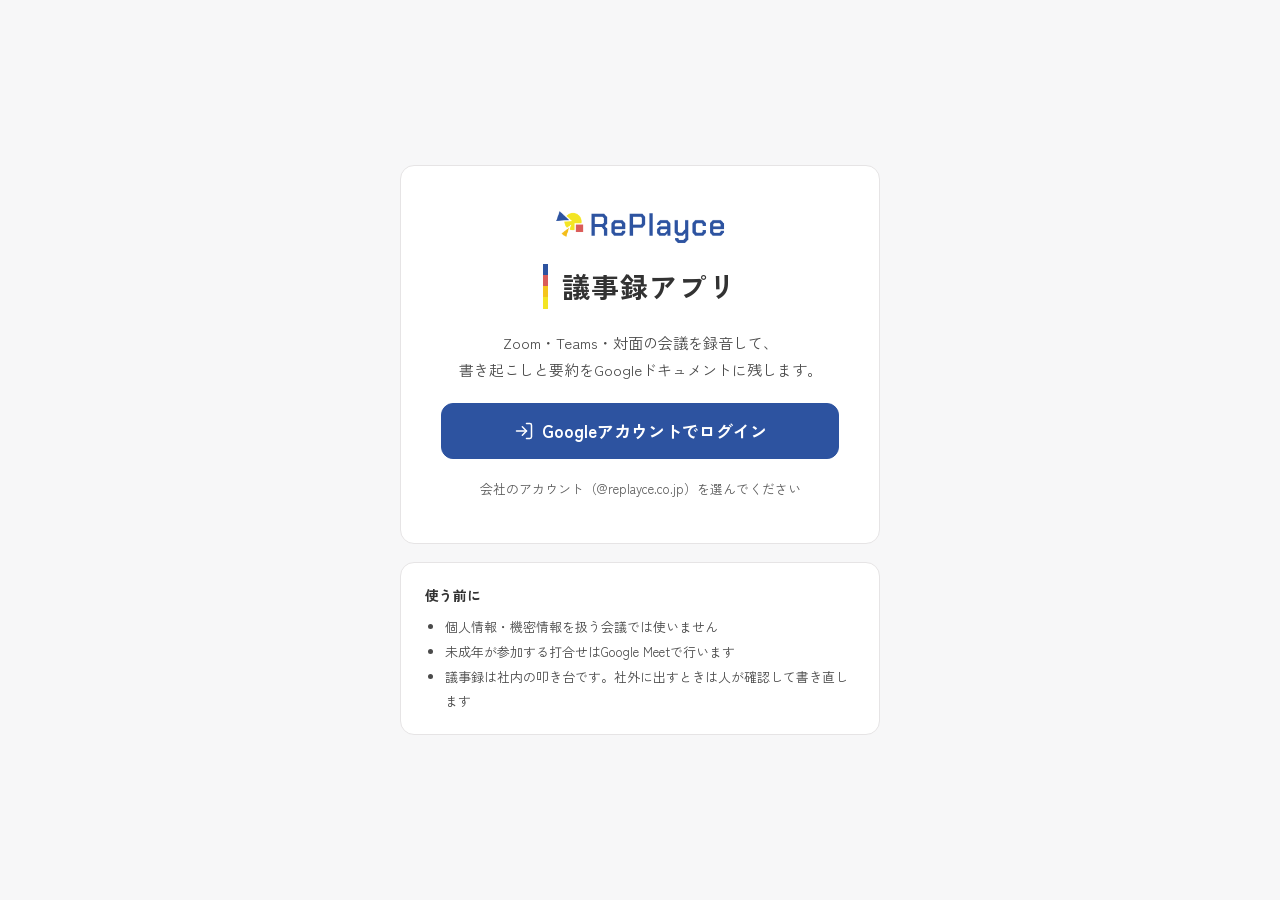
<file: index.html>
<!DOCTYPE html>
<html lang="ja">
<head>
<meta charset="utf-8">
<meta name="viewport" content="width=device-width, initial-scale=1, viewport-fit=cover">
<meta name="robots" content="noindex">
<meta name="theme-color" content="#FFFFFF">
<meta name="apple-mobile-web-app-capable" content="yes">
<meta name="mobile-web-app-capable" content="yes">
<meta name="apple-mobile-web-app-title" content="議事録">
<title>議事録アプリ｜RePlayce</title>
<link rel="preconnect" href="https://fonts.googleapis.com">
<link rel="preconnect" href="https://fonts.gstatic.com" crossorigin>
<link href="https://fonts.googleapis.com/css2?family=Zen+Kaku+Gothic+New:wght@400;500;700&display=swap" rel="stylesheet">
<link rel="stylesheet" href="style.css?v=1.4.0">
</head>
<body>

<!-- ============================================================ 0 ログイン -->
<section data-screen="login">
  <div class="login-wrap">
    <div class="login-col">
      <div class="card login-card">
        <img class="logo" src="replayce-logo.png" alt="RePlayce">
        <div class="page-title" style="justify-content:center"><span class="mark4"><span></span><span></span><span></span><span></span></span><h1>議事録アプリ</h1></div>
        <p style="margin:0;font-size:15px;line-height:1.8;color:var(--ink-2)">Zoom・Teams・対面の会議を録音して、<br>書き起こしと要約をGoogleドキュメントに残します。</p>
        <button id="btnLogin" class="btn btn-primary btn-lg" type="button">
          <svg width="20" height="20" viewBox="0 0 24 24" fill="none" stroke="currentColor" stroke-width="1.8" stroke-linecap="round" stroke-linejoin="round" aria-hidden="true"><path d="M15 3h4a2 2 0 0 1 2 2v14a2 2 0 0 1-2 2h-4"/><path d="M10 17l5-5-5-5"/><path d="M15 12H3"/></svg>
          Googleアカウントでログイン
        </button>
        <p class="note" style="margin:0">会社のアカウント（@<span id="domainLabel">replayce.co.jp</span>）を選んでください</p>
        <div id="loginError" class="error-box" hidden></div>
      </div>
      <div id="inAppWarn" class="notice" hidden>
        <svg width="18" height="18" viewBox="0 0 24 24" fill="none" stroke="#8A6A00" stroke-width="1.8" stroke-linecap="round" aria-hidden="true" style="flex-shrink:0;margin-top:2px"><circle cx="12" cy="12" r="9"/><path d="M12 8v5"/><path d="M12 16h.01"/></svg>
        <span><b>アプリの中のブラウザで開いています。</b>このままではGoogleのログインができません。右上のメニューから「ブラウザで開く」を選ぶか、URLをコピーしてChrome（iPhoneはSafari）に貼り付けてください。</span>
      </div>
      <div class="card login-rules">
        <b style="font-size:14px">使う前に</b>
        <ul>
          <li>個人情報・機密情報を扱う会議では使いません</li>
          <li>未成年が参加する打合せはGoogle Meetで行います</li>
          <li>議事録は社内の叩き台です。社外に出すときは人が確認して書き直します</li>
        </ul>
      </div>
    </div>
  </div>
</section>

<!-- ============================================================ 共通ヘッダー（ログイン後） -->
<header class="app-header" id="appHeader" hidden>
  <img class="logo" src="replayce-logo.png" alt="RePlayce">
  <span class="app-name">議事録</span>
  <nav id="mainNav"><a href="#" id="navHome" class="active">ホーム</a><a href="#" id="navMy">マイページ</a><a href="#" id="navHelp">使い方</a></nav>
  <ol class="stepper" id="stepper" hidden><li data-step="1">1 準備</li><li data-step="2">2 録音</li><li data-step="3">3 仕上げ</li></ol>
  <span class="user" id="userBox"><span class="name" id="userName"></span><span class="avatar" id="userInitial">・</span><button type="button" class="link-btn desktop-only" id="btnLogout">ログアウト</button></span>
  <button type="button" class="menu-btn mobile-only" id="btnMenu" aria-label="メニュー" aria-expanded="false" aria-controls="menuPanel"><span></span><span></span><span></span></button>
  <div class="menu-panel" id="menuPanel" hidden>
    <div class="menu-user"><span class="avatar" id="menuInitial">・</span><span><b id="menuName"></b><span class="small" id="menuEmail" style="display:block"></span></span></div>
    <button type="button" data-nav="home">ホーム</button>
    <button type="button" data-nav="my">マイページ</button>
    <button type="button" data-nav="help">使い方</button>
    <button type="button" data-nav="logout" class="menu-logout">ログアウト</button>
  </div>
</header>

<!-- ============================================================ 1 ホーム -->
<section data-screen="home" hidden>
  <main class="page">
    <div class="home-head">
      <div class="page-title"><span class="mark4"><span></span><span></span><span></span><span></span></span>
        <div><div class="sub" id="todayLabel"></div><h1>今日の打合せ</h1></div>
      </div>
      <div class="actions">
        <button type="button" class="btn btn-primary" id="btnRecordNow">
          <svg width="18" height="18" viewBox="0 0 24 24" fill="none" stroke="currentColor" stroke-width="1.8" stroke-linecap="round" stroke-linejoin="round" aria-hidden="true"><rect x="9" y="3" width="6" height="11" rx="3"/><path d="M5 11a7 7 0 0 0 14 0"/><path d="M12 18v3"/></svg>
          今すぐ録音
        </button>
      </div>
    </div>
    <div id="resumeBox" class="notice" hidden></div>
    <section class="card" aria-label="今日の予定" id="eventsCard">
      <div id="events"><div class="empty"><span class="spin"></span> 予定を読み込んでいます…</div></div>
      <div class="list-foot">Googleカレンダーの今日の予定です。選ぶとタイトル・日時・参加者が録音の準備画面に自動で入ります。</div>
    </section>
    <section aria-label="最近の議事録" id="recentSection" style="display:flex;flex-direction:column;gap:14px">
      <div class="recent-head">
        <h2>最近の議事録</h2>
        <form class="search" id="searchForm" role="search">
          <svg width="16" height="16" viewBox="0 0 24 24" fill="none" stroke="#5A5A5A" stroke-width="1.8" stroke-linecap="round" aria-hidden="true"><circle cx="11" cy="11" r="7"/><path d="M20 20l-3.5-3.5"/></svg>
          <input type="search" id="searchInput" aria-label="議事録を検索" placeholder="タイトル・本文で検索">
        </form>
      </div>
      <div class="recent-grid" id="recent"></div>
      <div style="display:flex;justify-content:center"><button type="button" class="btn btn-outline" id="btnMoreRecent" hidden>もっと見る</button></div>
    </section>
    <p class="trust">
      <svg width="16" height="16" viewBox="0 0 24 24" fill="none" stroke="#2D53A0" stroke-width="1.8" stroke-linecap="round" stroke-linejoin="round" aria-hidden="true"><path d="M12 3l8 3v6c0 5-3.5 8-8 9-4.5-1-8-4-8-9V6z"/><path d="M9 12l2 2 4-4"/></svg>
      AI（Gemini）に送るのは音声と参加人数だけです。参加者の名前は送りません。
    </p>
  </main>
</section>

<!-- ============================================================ 2 録音の準備 -->
<section data-screen="prepare" hidden>
  <main class="page">
    <div><button type="button" class="link-btn" data-go="home"><svg width="16" height="16" viewBox="0 0 24 24" fill="none" stroke="currentColor" stroke-width="1.8" stroke-linecap="round" stroke-linejoin="round" aria-hidden="true"><path d="M15 18l-6-6 6-6"/></svg>ホームに戻る</button></div>
    <div class="page-title"><span class="mark4"><span></span><span></span><span></span><span></span></span>
      <div><h1>録音の準備</h1><div class="sub" id="prepHint">内容を確認してください。</div></div>
    </div>
    <div class="prep-grid">
      <section class="card prep-main" aria-label="打合せ情報">
        <label class="field">打合せタイトル<input class="input" id="fTitle" type="text" placeholder="例：営業部 定例ミーティング" maxlength="80"></label>
        <label class="field">日時<input class="input" id="fWhen" type="text" maxlength="60"></label>
        <div class="field"><span>形式</span><div class="seg" id="fFormat" role="group" aria-label="形式">
          <button type="button" data-v="Zoom" aria-pressed="false">Zoom</button><button type="button" data-v="Teams" aria-pressed="false">Teams</button><button type="button" data-v="Google Meet" aria-pressed="false">Google Meet</button><button type="button" data-v="対面" aria-pressed="true">対面</button><button type="button" data-v="その他" aria-pressed="false">その他</button>
        </div></div>
        <div class="field"><span>参加者 <span style="font-weight:400;color:var(--sub)" id="peopleCount"></span></span>
          <div class="chips-input" id="chips"><input type="text" id="chipInput" aria-label="参加者を追加" placeholder="名前を入れてEnter"></div>
          <span class="note" style="font-weight:400">名前は議事録の出席者欄と、話者の名前当てにだけ使います。AIには人数だけを伝えます。</span>
        </div>
        <label class="field" style="max-width:240px">言語<select class="input" id="fLang"><option value="ja">日本語</option><option value="en">英語</option></select></label>
      </section>
      <section class="prep-side" aria-label="録音の設定">
        <div class="card" role="radiogroup" aria-label="音の取り方">
          <b style="font-size:14px">音の取り方</b>
          <button type="button" class="radio-card" data-src="mix" role="radio" aria-checked="false" id="srcMix"><span class="dot"></span><span><b>マイク＋会議の音声（おすすめ）</b><span class="h">共有画面で会議のタブ、または「画面全体」と「システム音声」を選びます。ヘッドホンを使っていても相手の声が残ります。</span></span></button>
          <button type="button" class="radio-card" data-src="mic" role="radio" aria-checked="true" id="srcMic"><span class="dot"></span><span><b>マイクのみ</b><span class="h">対面の会議や、スピーカーで相手の声を流しているとき。</span></span></button>
          <p class="small" id="mixUnavailable" hidden style="margin:0">この端末では会議の音声を取り込めないため、マイクのみで録音します。</p>
        </div>
        <button type="button" class="btn btn-primary btn-lg" id="btnStart"><span style="width:12px;height:12px;border-radius:50%;background:#fff"></span>録音を開始</button>
        <p class="small" style="margin:0;line-height:1.7">録音することを参加者に伝えてから始めましょう。（<button type="button" class="text-link" data-terms>利用規約</button>）</p>
        <div id="startError" class="error-box" hidden></div>
      </section>
    </div>
  </main>
</section>

<!-- ============================================================ 3 録音中 -->
<section data-screen="recording" hidden>
  <div class="recbar"><div class="recbar-in">
    <div class="rec-state"><span class="rec-dot live" id="recDot"></span><span class="rec-label" id="recLabel">録音中</span></div>
    <span class="timer" id="timer">00:00:00</span>
    <div class="level" id="level" aria-hidden="true"></div>
    <div class="rec-title"><b id="recTitle"></b><span class="note meta" id="recMeta"></span></div>
    <div class="rec-actions">
      <button type="button" class="btn btn-mark" id="btnMark"><svg width="18" height="18" viewBox="0 0 24 24" fill="none" stroke="currentColor" stroke-width="1.8" stroke-linejoin="round" aria-hidden="true"><path d="M12 3l2.6 5.6 6.1.7-4.5 4.2 1.2 6L12 16.6 6.6 19.5l1.2-6L3.3 9.3l6.1-.7z"/></svg>ここ重要</button>
      <button type="button" class="btn" id="btnPause">一時停止</button>
      <button type="button" class="btn btn-primary" id="btnStop"><span style="width:10px;height:10px;background:#fff;border-radius:2px"></span><span class="desktop-only">終了して仕上げへ</span><span class="mobile-only">終了</span></button>
    </div>
  </div></div>
  <main class="rec-grid">
    <div class="notice mobile-only" id="mobileWarn"><span><b>録音が終わるまで、この画面のままにしてください。</b>画面を消したり、別のアプリに切り替えたりすると録音が止まります。</span></div>
    <section class="card captions" aria-label="リアルタイム字幕">
      <div style="display:flex;align-items:center;gap:10px;flex-wrap:wrap"><b style="font-size:14px">リアルタイム字幕</b><span class="pill pill-gray" style="font-weight:400" id="capPill">速報</span></div>
      <div class="cap-lines" id="capLines" aria-live="polite"></div>
      <p class="note" style="margin:auto 0 0" id="capNote">相手の発言も含めた清書と話者分けは、AIが区切りごとに裏で進めています。</p>
    </section>
    <aside class="rec-side">
      <div class="card"><b style="font-size:14px">書き起こしの進み具合</b><div class="bar"><span id="progBar"></span></div><ul class="seg-list" id="segList"></ul></div>
      <div class="card"><b style="font-size:14px">ここ重要 <span style="font-weight:400;color:var(--sub)" id="markCount">（0件）</span></b><ul class="mark-list" id="markList"></ul><span class="small">議事録の「重要な場面」に時刻つきで載ります</span></div>
      <label class="card" style="font-size:14px;font-weight:700">自分用メモ<textarea class="memo" id="memo" placeholder="気づいたことを自由に"></textarea><span class="small" style="font-weight:400">議事録の最後にそのまま載ります。AIには送りません。</span></label>
      <p class="small" style="margin:0">録音中はこの画面を閉じないでください。<span class="mobile-only" style="display:inline">画面をロックしたり別のアプリに切り替えたりすると録音が止まります。</span></p>
    </aside>
  </main>
</section>

<!-- ============================================================ 4 仕上げ -->
<section data-screen="finish" hidden>
  <div class="finbar"><div class="finbar-in">
    <div class="page-title"><span class="mark4"><span></span><span></span><span></span><span></span></span><div><h1 id="finTitle"></h1><div class="note" id="finMeta"></div></div></div>
    <div class="actions">
      <button type="button" class="btn" id="btnAudio" hidden><svg width="18" height="18" viewBox="0 0 24 24" fill="none" stroke="currentColor" stroke-width="1.8" stroke-linecap="round" stroke-linejoin="round" aria-hidden="true"><path d="M9 18V5l12-2v13"/><circle cx="6" cy="18" r="3"/><circle cx="18" cy="16" r="3"/></svg><span>音声も保存</span></button>
      <a class="btn btn-outline" id="btnOpenDoc" href="#" target="_blank" rel="noopener" hidden>ドキュメントを開く</a>
      <button type="button" class="btn btn-primary" id="btnSave" disabled><svg width="18" height="18" viewBox="0 0 24 24" fill="none" stroke="currentColor" stroke-width="1.8" stroke-linecap="round" stroke-linejoin="round" aria-hidden="true"><path d="M14 3H6a2 2 0 0 0-2 2v14a2 2 0 0 0 2 2h12a2 2 0 0 0 2-2V9z"/><path d="M14 3v6h6"/><path d="M8 14h8"/><path d="M8 17h5"/></svg><span id="btnSaveLabel">Googleドキュメントに保存</span></button>
    </div>
  </div></div>
  <main class="page page-wide" style="padding-top:24px;gap:20px">
    <section class="card processing" id="procBox">
      <b id="procTitle"><span class="spin"></span> 書き起こしを仕上げています…</b>
      <div class="bar"><span id="procBar"></span></div>
      <div class="note" id="procNote"></div>
      <div class="fail-list" id="failList"></div>
      <div id="procActions" style="display:flex;gap:10px;flex-wrap:wrap"></div>
    </section>
    <section class="card speakers" id="speakerBox" hidden aria-label="話者の名前">
      <b style="font-size:14px">話者の名前を確認</b>
      <div id="speakerSelects" style="display:flex;gap:18px;flex-wrap:wrap"></div>
      <span class="small" style="margin-left:auto">名前の置き換えはこの画面の中だけで行います</span>
    </section>
    <div class="mtabs mobile-only" id="finTabs" role="tablist" hidden><button type="button" data-tab="minutes" aria-pressed="true">議事録</button><button type="button" data-tab="transcript" aria-pressed="false">書き起こし</button></div>
    <div class="review" id="reviewBox" data-tab="minutes" hidden>
      <article class="card minutes" aria-label="議事録">
        <div style="display:flex;align-items:center;gap:10px;margin-bottom:18px;flex-wrap:wrap"><b style="font-size:16px">議事録</b><span class="small">文字を直接クリックして直せます</span><button type="button" class="link-btn" id="btnResummary" style="margin-left:auto">要約を作り直す</button></div>
        <div class="minutes-body" id="minutesBody" contenteditable="true" spellcheck="false"></div>
      </article>
      <section class="card transcript" aria-label="書き起こし">
        <div style="display:flex;align-items:center;gap:10px;flex-wrap:wrap"><b style="font-size:16px">書き起こし</b>
          <input type="search" id="tSearch" aria-label="書き起こしを検索" placeholder="検索" class="input" style="margin-left:auto;width:180px;font-size:14px;padding:8px 12px"></div>
        <div id="tLines"></div>
      </section>
    </div>
  </main>
</section>

<!-- ============================================================ 5 保存完了 -->
<section data-screen="saved" hidden>
  <main class="saved">
    <div class="card">
      <span class="check-circle"><svg width="30" height="30" viewBox="0 0 24 24" fill="none" stroke="#2D53A0" stroke-width="2.2" stroke-linecap="round" stroke-linejoin="round" aria-hidden="true"><path d="M5 12.5l4.5 4.5L19 7.5"/></svg></span>
      <h1 style="font-size:24px">Googleドキュメントに保存しました</h1>
      <p style="margin:0;font-size:15px;color:var(--ink-2);word-break:break-all" id="savedName"></p>
      <div style="display:flex;gap:10px;flex-wrap:wrap;justify-content:center">
        <a class="btn btn-primary" id="savedOpen" href="#" target="_blank" rel="noopener">ドキュメントを開く</a>
        <button type="button" class="btn" id="btnCopyLink">リンクをコピー</button>
      </div>
      <dl class="kv"><div><dt>保存先</dt><dd id="savedFolder"></dd></div><div><dt>音声</dt><dd id="savedAudio">保存していません</dd></div></dl>
      <button type="button" class="btn" id="btnAudio2" hidden>音声も保存する</button>
    </div>
    <section class="card rate-card" id="rateBox" hidden aria-label="使ってみた感想">
      <b style="font-size:16px">使ってみた感想（βテスト・30秒）</b>
      <span class="small">試行の記録として管理者に届きます。会議のタイトル・中身・参加者名は送りません。</span>
      <div class="field"><span>議事録の出来（書き起こし・話者の分け方・要約）</span>
        <div class="stars" id="rateStars" role="radiogroup" aria-label="議事録の出来">
          <button type="button" data-v="1" aria-label="1 よくない">★</button><button type="button" data-v="2" aria-label="2">★</button><button type="button" data-v="3" aria-label="3 ふつう">★</button><button type="button" data-v="4" aria-label="4">★</button><button type="button" data-v="5" aria-label="5 とても良い">★</button>
          <span class="small" id="rateLabel"></span>
        </div>
      </div>
      <label class="field">自分で議事録を作る場合と比べて、減った時間
        <select class="input" id="rateSaved"><option value="">選んでください</option><option value="0">減っていない</option><option value="5">5分くらい</option><option value="10">10分くらい</option><option value="15">15分くらい</option><option value="30">30分くらい</option><option value="60">1時間以上</option></select>
      </label>
      <label class="field">ひとこと（任意）<textarea class="input" id="rateComment" rows="2" maxlength="500" placeholder="例：話者の分け方が一部ずれた／要約がわかりやすかった"></textarea></label>
      <span class="small">個人名や会議の中身は書かないでください。</span>
      <div style="display:flex;gap:10px;align-items:center;flex-wrap:wrap">
        <button type="button" class="btn btn-primary" id="rateSend" disabled>送る</button>
        <button type="button" class="link-btn" id="rateSkip">今回は送らない</button>
      </div>
    </section>
    <button type="button" class="link-btn" style="align-self:center;color:var(--blue);font-weight:700" data-go="home">ホームに戻る</button>
  </main>
</section>

<!-- ============================================================ 6 マイページ -->
<section data-screen="mypage" hidden>
  <main class="page">
    <div class="page-title"><span class="mark4"><span></span><span></span><span></span><span></span></span>
      <div><div class="sub" id="myEmail"></div><h1>マイページ</h1></div>
    </div>
    <div class="my-grid">
      <section class="card my-card" aria-label="保存先">
        <b>保存先</b>
        <div class="my-row"><span class="my-folder" id="myFolder">マイドライブ ／ 議事録アプリ（標準）</span></div>
        <div style="display:flex;gap:10px;flex-wrap:wrap">
          <button type="button" class="btn btn-outline" id="btnPickFolder">フォルダを選ぶ</button>
          <button type="button" class="btn" id="btnResetFolder">標準に戻す</button>
        </div>
        <span class="small" id="pickNote">マイドライブ・共有ドライブのフォルダを選べます。共有ドライブは「コンテンツ管理者」以上の権限が必要です。</span>
      </section>
      <section class="card my-card" aria-label="録音の既定値">
        <b>録音の既定値</b>
        <label class="field">音の取り方<select class="input" id="setSource"><option value="auto">形式に合わせる（おすすめ）</option><option value="mix">いつも「マイク＋会議の音声」</option><option value="mic">いつも「マイクのみ」</option></select></label>
        <label class="field">言語<select class="input" id="setLang"><option value="ja">日本語</option><option value="en">英語</option></select></label>
      </section>
      <section class="card my-card" aria-label="機能のオン・オフ">
        <b>機能のオン・オフ</b>
        <label class="check"><input type="checkbox" id="setCaptions">録音中のリアルタイム字幕を出す</label>
        <label class="check"><input type="checkbox" id="setCalendar">ホームに今日の予定（Googleカレンダー）を出す</label>
        <label class="check"><input type="checkbox" id="setAudio">仕上げ画面に「音声も保存」ボタンを出す</label>
        <label class="check"><input type="checkbox" id="setResume">録音をこのPCに一時保存し、途中で閉じても続きから仕上げられるようにする</label>
        <label class="field" style="font-weight:400">ホームの「最近の議事録」の表示件数<select class="input" id="setRecent"><option value="3">3件</option><option value="6">6件</option><option value="9">9件</option><option value="0">表示しない（検索だけ使う）</option></select></label>
      </section>
      <section class="card my-card" aria-label="利用規約">
        <b>利用規約</b>
        <span class="note">録音する会議の条件（録音の告知・未成年の不参加・個人情報や機密を扱わない など）です。</span>
        <div><button type="button" class="btn btn-outline" data-terms>利用規約を見る</button></div>
      </section>
      <section class="card my-card" aria-label="管理者への連絡">
        <b>不具合・要望を送る</b>
        <span class="note">気づいたこと・困ったことを管理者に送れます（βテスト期間）。</span>
        <div><button type="button" class="btn btn-outline" id="btnFeedback">管理者に送る</button></div>
      </section>
      <section class="card my-card mobile-only" aria-label="ログアウト" style="flex-direction:column">
        <b>アカウント</b>
        <div><button type="button" class="btn" id="btnLogout2">ログアウト</button></div>
      </section>
    </div>
    <p class="small" id="mySaved" style="margin:0">設定は自動で保存され、別のPCでも同じアカウントなら引き継がれます。</p>
    <p class="small" style="margin:0" id="myVersion"></p>
  </main>
</section>

<!-- ============================================================ 7 使い方 -->
<section data-screen="help" hidden>
  <main class="page help">
    <div class="page-title"><span class="mark4"><span></span><span></span><span></span><span></span></span>
      <div><div class="sub">βテスト版</div><h1>使い方</h1></div>
    </div>

    <section class="card help-card">
      <h2>使う前に（ルール）　<button type="button" class="text-link" data-terms style="font-size:14px">利用規約の全文</button></h2>
      <ul>
        <li>個人情報・機密情報を扱う会議では使いません。</li>
        <li>未成年が参加する打合せは Google Meet で行い、このアプリは使いません。</li>
        <li>録音する前に、参加者に「録音して議事録を作ります」と伝えます。</li>
        <li>議事録は社内の叩き台です。社外に出すときは、人が確認して書き直します。</li>
      </ul>
    </section>

    <section class="card help-card">
      <h2>基本の流れ</h2>
      <ol>
        <li><b>ホーム</b>で今日の予定の「この予定で録音」を押す（予定がなければ「今すぐ録音」）。タイトル・日時・参加者が自動で入ります。</li>
        <li><b>準備</b>で内容を確かめ、参加者に録音を伝えてから「録音を開始」。</li>
        <li><b>録音</b>中は大事な場面で「ここ重要」。気づいたことは「自分用メモ」へ（AIには送りません）。</li>
        <li>「終了して仕上げへ」を押すと、AIが書き起こしと要約を作ります（数十秒〜数分）。</li>
        <li><b>仕上げ</b>で「話者A」などに名前を当て、議事録の文字を直接クリックして直します。</li>
        <li>「Googleドキュメントに保存」で完了。あとからホームの「最近の議事録」→「仕上げ画面で開く」で見返せます。</li>
      </ol>
    </section>

    <div class="help-grid">
      <section class="card help-card">
        <h2>Zoom・Teamsで録る（PC）</h2>
        <ol>
          <li>音の取り方で <b>「マイク＋会議の音声」</b> を選ぶ。</li>
          <li>共有の画面が出たら、どちらかを選ぶ。
            <ul>
              <li>会議を<b>ブラウザ</b>で開いている：その<b>タブ</b>を選び「タブの音声も共有」をオン（いちばん確実）</li>
              <li>会議を<b>アプリ</b>で開いている：<b>「画面全体」</b>を選び「システム音声を共有」をオン</li>
            </ul>
          </li>
          <li>録音中に <b>「相手の声：届いています」</b>（青）が出ればOK。</li>
        </ol>
        <p class="note">Macで初めて使うときは「システム設定 → プライバシーとセキュリティ → 画面とシステムオーディオの録音」で Google Chrome をオンにしてください。</p>
      </section>
      <section class="card help-card">
        <h2>対面で録る（iPhone）</h2>
        <ol>
          <li><b>Safari</b> で開く（LINE・Slackなどのアプリ内では開かない）。</li>
          <li>音の取り方は「マイクのみ」。iPhoneは机の真ん中に置く。</li>
          <li>録音中は<b>画面を消さない・別のアプリに切り替えない</b>。長い会議は充電しながら。</li>
        </ol>
        <p class="note">Safariの共有ボタン →「ホーム画面に追加」で、アプリのように開けます。iPhoneでは録音を優先するため、リアルタイム字幕は出しません。</p>
      </section>
    </div>

    <section class="card help-card">
      <h2>困ったとき</h2>
      <table class="help-table">
        <tr><th>こんなとき</th><th>こうする</th></tr>
        <tr><td>「混雑待ち」と出た</td><td>AIが混み合っています。1〜2分後に自動でやり直すので、そのまま待ちます。</td></tr>
        <tr><td>「書き起こしに失敗」と出た</td><td>▶で音が録れているか確かめ、少し待って「やり直す」。</td></tr>
        <tr><td>録音中にタブを閉じた・PCが固まった</td><td>開き直してログインすると、ホームに「途中で閉じた録音があります」が出ます。「続きから仕上げる」を押します。</td></tr>
        <tr><td>相手の声が録れていない</td><td>共有のしかた（上の「Zoom・Teamsで録る」）と、Macの許可を確かめます。</td></tr>
        <tr><td>保存できない</td><td>一度ログアウトしてログインし直し、もう一度「保存」。保存先を変えている人はマイページも確認。</td></tr>
        <tr><td>それでも解決しない</td><td>エラーの近くの「このエラーを管理者に知らせる」、またはマイページの「管理者に送る」。</td></tr>
      </table>
    </section>

    <section class="card help-card">
      <h2>データの扱い</h2>
      <ul>
        <li>議事録は、<b>自分のGoogleドライブ</b>（標準は「議事録アプリ」フォルダ）にGoogleドキュメントで保存されます。</li>
        <li>AI（Gemini）に送るのは<b>音声と参加人数だけ</b>です。参加者の名前・自分用メモは送りません。</li>
        <li>音声ファイルは「音声も保存」を押したときだけ保存されます。</li>
        <li>途中再開用の一時保存はこのPC（ブラウザ）の中だけにあり、ドキュメントを保存すると消えます。</li>
      </ul>
    </section>
  </main>
</section>

<!-- ============================================================ 管理者への連絡（ダイアログ） -->
<dialog id="reportDlg" class="dlg">
  <form method="dialog" class="dlg-in">
    <b style="font-size:17px" id="repTitle">管理者に知らせる</b>
    <span class="note">宛先は管理者のみです。書き起こし・音声・参加者名・会議のタイトルは送りません。</span>
    <label class="field">ひとこと（任意）<textarea class="input" id="repComment" rows="4" maxlength="1500" placeholder="例：Zoomで画面全体を共有したら止まった"></textarea></label>
    <span class="small">個人情報や会議の中身は書かないでください。</span>
    <details><summary class="small" style="cursor:pointer">送られる診断情報を見る</summary><pre class="dlg-pre" id="repDetail"></pre></details>
    <div style="display:flex;gap:10px;justify-content:flex-end;flex-wrap:wrap">
      <button type="button" class="btn" id="repCancel">やめる</button>
      <button type="button" class="btn btn-primary" id="repSend">送る</button>
    </div>
  </form>
</dialog>

<!-- ============================================================ 利用規約（サブウィンドウ） -->
<dialog id="termsDlg" class="dlg">
  <div class="dlg-in terms">
    <b style="font-size:18px">議事録アプリ 利用規約</b>
    <span class="small">このアプリで録音する会議は、次の条件をすべて満たしていることが前提です。</span>
    <ol>
      <li><b>録音の告知</b>：参加者全員に「録音して議事録を作る」ことを伝えている。</li>
      <li><b>未成年の不参加</b>：未成年が参加していない（未成年が参加する打合せは Google Meet で行う）。</li>
      <li><b>個人情報・機密情報</b>：個人情報・機密情報を扱う会議ではない。</li>
      <li><b>用途</b>：議事録は個人の振り返りと社内の叩き台に使う。社外に出すときは、人が内容を確認して書き直す。</li>
      <li><b>AIへの送信</b>：音声と参加人数がAI（Google Gemini・無料枠）に送られることを理解している。無料枠では、送った内容がサービス改善に使われることがある。</li>
      <li><b>保存先</b>：議事録は自分のGoogleドライブに保存され、共有範囲は自分で管理する。</li>
    </ol>
    <span class="small">βテスト期間中のルールです。内容は管理者が見直すことがあります。</span>
    <div style="display:flex;gap:10px;justify-content:flex-end;flex-wrap:wrap">
      <button type="button" class="btn btn-primary" id="termsClose">閉じる</button>
    </div>
  </div>
</dialog>

<div class="card-menu" id="cardMenu" hidden>
  <button type="button" data-act="hide">一覧から外す<span class="small">ドキュメントはドライブに残ります</span></button>
  <button type="button" data-act="trash" class="danger">ゴミ箱に移す<span class="small">30日以内ならドライブのゴミ箱から戻せます</span></button>
</div>

<div class="toast" id="toast" role="status" hidden></div>

<script src="config.js?v=1.1.0"></script>
<script src="https://accounts.google.com/gsi/client" async defer></script>
<script src="app.js?v=1.4.3"></script>
</body>
</html>
</file>
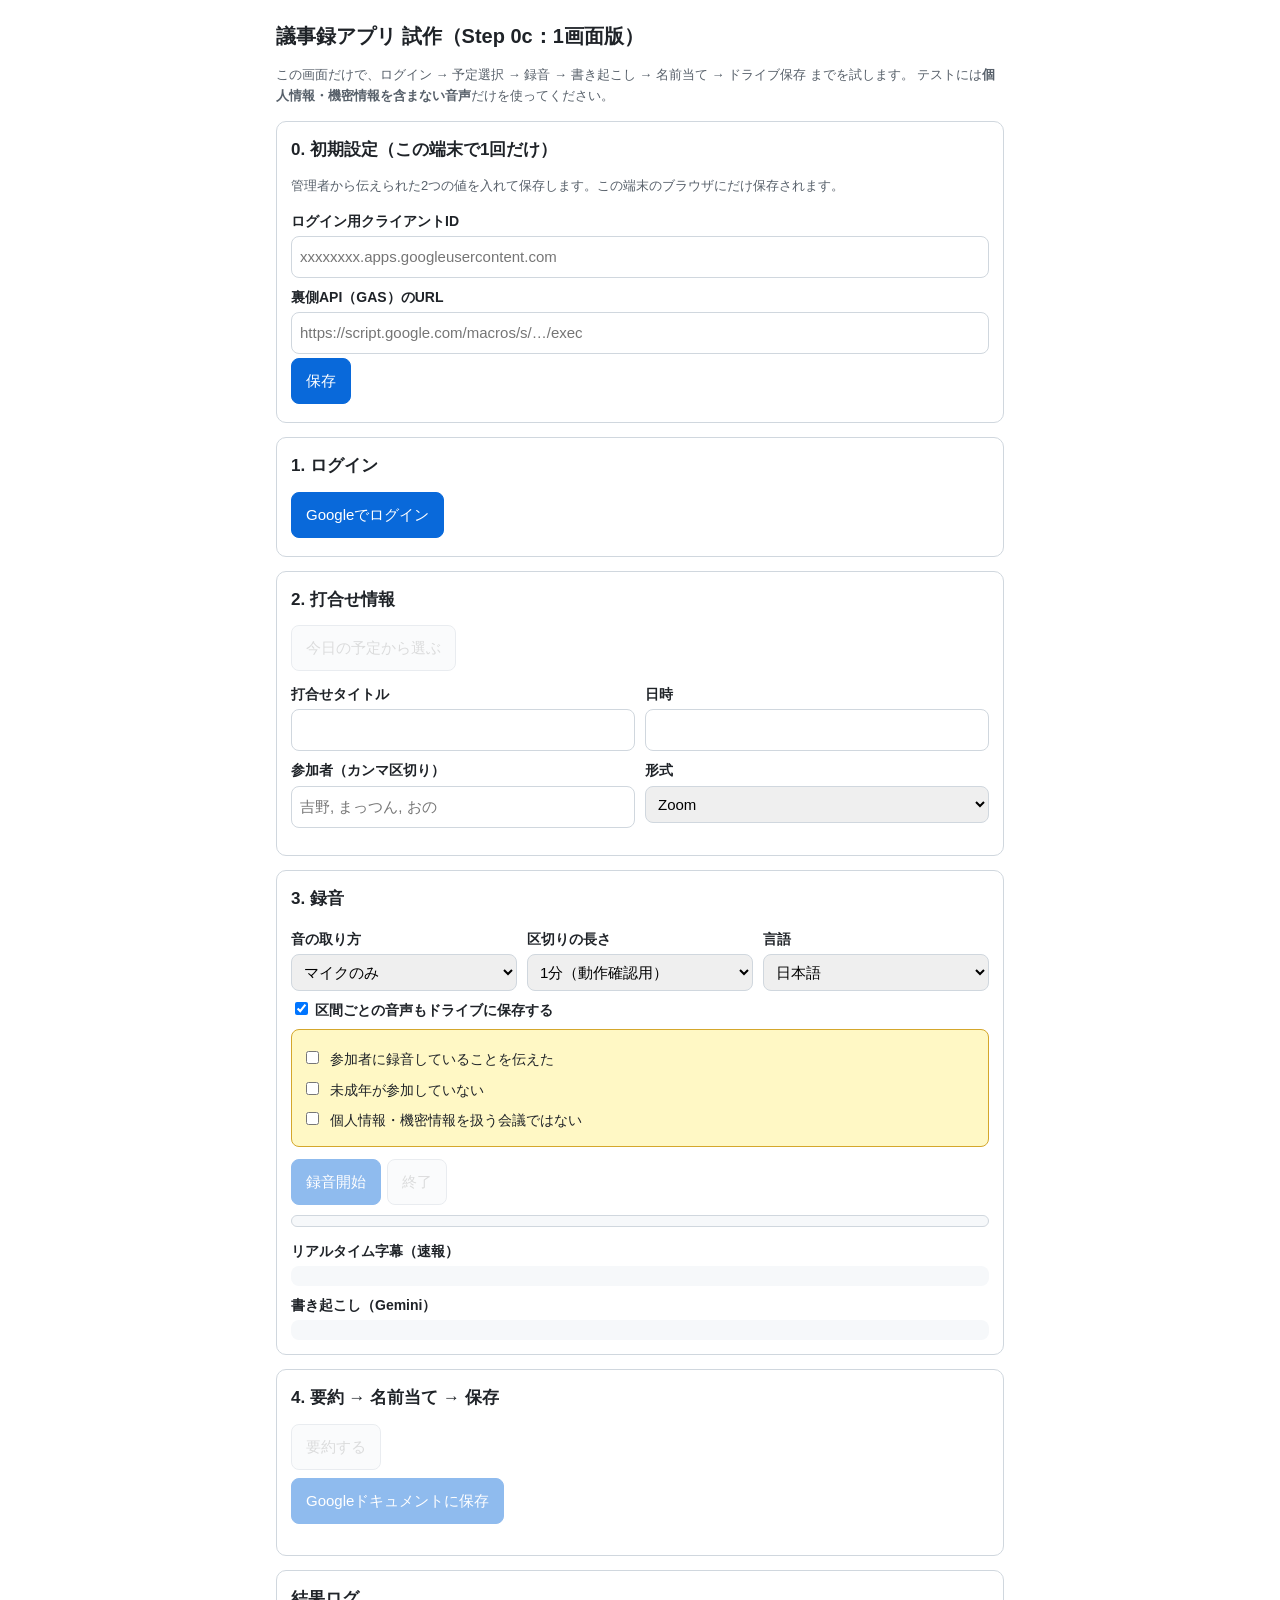
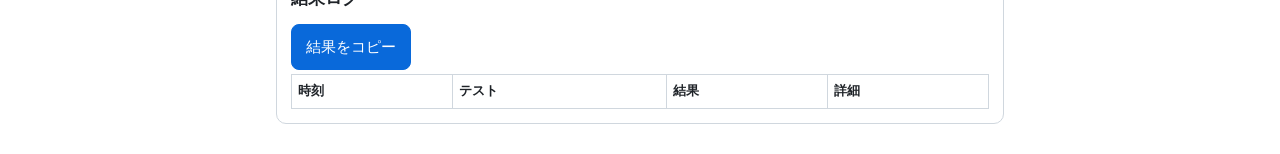
<file: step0c.html>
<!DOCTYPE html>
<html lang="ja">
<head>
<meta charset="utf-8">
<meta name="viewport" content="width=device-width, initial-scale=1">
<meta name="robots" content="noindex">
<title>議事録アプリ 試作 Step 0c</title>
<style>
  :root { --ink:#1f2328; --sub:#57606a; --line:#d0d7de; --bg:#f6f8fa; --ok:#1a7f37; --ng:#cf222e; --accent:#0969da; }
  * { box-sizing: border-box; }
  body { margin:0; font-family: -apple-system, "Hiragino Sans", "Noto Sans JP", sans-serif; color:var(--ink); background:#fff; font-size:15px; line-height:1.6; }
  main { max-width: 760px; margin: 0 auto; padding: 16px; }
  h1 { font-size: 20px; margin: 4px 0; }
  h2 { font-size: 17px; margin: 0 0 8px; }
  .note { color: var(--sub); font-size: 13px; }
  section { border:1px solid var(--line); border-radius: 10px; padding: 14px; margin: 14px 0; }
  button { font: inherit; padding: 10px 14px; border-radius: 8px; border: 1px solid var(--line); background: var(--bg); cursor: pointer; margin: 4px 6px 4px 0; min-height: 44px; }
  button.primary { background: var(--accent); color:#fff; border-color: var(--accent); }
  button:disabled { opacity: .45; cursor: default; }
  input[type=text], input[type=number], select, textarea { font: inherit; padding: 8px; border:1px solid var(--line); border-radius: 8px; width: 100%; }
  label { display:block; margin: 8px 0 4px; font-weight: 600; font-size: 14px; }
  .row { display:flex; gap: 10px; flex-wrap: wrap; } .row > div { flex: 1 1 200px; }
  .meter { height: 12px; background: var(--bg); border:1px solid var(--line); border-radius: 6px; overflow:hidden; margin: 6px 0; }
  .meter > i { display:block; height:100%; width:0; background: var(--ok); transition: width .1s; }
  .box { background: var(--bg); border-radius: 8px; padding: 10px; white-space: pre-wrap; word-break: break-word; font-size: 14px; max-height: 300px; overflow:auto; }
  .check { background:#fff8c5; border:1px solid #d4a72c; border-radius:8px; padding:10px; margin: 8px 0; }
  .check label { font-weight: 400; display:flex; gap:8px; align-items:flex-start; }
  table { border-collapse: collapse; width: 100%; font-size: 13px; }
  th, td { border:1px solid var(--line); padding: 6px; text-align: left; vertical-align: top; }
  .ok { color: var(--ok); font-weight: 600; } .ng { color: var(--ng); font-weight: 600; }
  .event { display:block; width:100%; text-align:left; }
  #capFinal span { display:block; } #capInterim { color: var(--sub); }
  .scroll { overflow-x:auto; }
</style>
</head>
<body>
<main>
  <h1>議事録アプリ 試作（Step 0c：1画面版）</h1>
  <p class="note">この画面だけで、ログイン → 予定選択 → 録音 → 書き起こし → 名前当て → ドライブ保存 までを試します。
  テストには<strong>個人情報・機密情報を含まない音声</strong>だけを使ってください。</p>

  <section id="setupSec">
    <h2>0. 初期設定（この端末で1回だけ）</h2>
    <p class="note">管理者から伝えられた2つの値を入れて保存します。この端末のブラウザにだけ保存されます。</p>
    <label for="cfgClient">ログイン用クライアントID</label>
    <input type="text" id="cfgClient" placeholder="xxxxxxxx.apps.googleusercontent.com" autocomplete="off">
    <label for="cfgApi">裏側API（GAS）のURL</label>
    <input type="text" id="cfgApi" placeholder="https://script.google.com/macros/s/…/exec" autocomplete="off">
    <button id="btnCfg" class="primary">保存</button>
  </section>

  <section>
    <h2>1. ログイン</h2>
    <button id="btnLogin" class="primary">Googleでログイン</button>
    <span id="who" class="note"></span>
  </section>

  <section>
    <h2>2. 打合せ情報</h2>
    <button id="btnEvents" disabled>今日の予定から選ぶ</button>
    <div id="events"></div>
    <div class="row">
      <div><label for="title">打合せタイトル</label><input type="text" id="title"></div>
      <div><label for="when">日時</label><input type="text" id="when"></div>
    </div>
    <div class="row">
      <div><label for="people">参加者（カンマ区切り）</label><input type="text" id="people" placeholder="吉野, まっつん, おの"></div>
      <div><label for="format">形式</label><select id="format"><option>Zoom</option><option>Teams</option><option>Google Meet</option><option>対面</option><option>その他</option></select></div>
    </div>
    <p class="note" id="countNote"></p>
  </section>

  <section>
    <h2>3. 録音</h2>
    <div class="row">
      <div><label for="source">音の取り方</label><select id="source"><option value="mic">マイクのみ</option><option value="mix">マイク＋Web会議の音声（PC版Chrome）</option></select></div>
      <div><label for="segMin">区切りの長さ</label><select id="segMin"><option value="1">1分（動作確認用）</option><option value="15">15分（本番想定）</option></select></div>
      <div><label for="lang">言語</label><select id="lang"><option value="ja">日本語</option><option value="en">英語</option></select></div>
    </div>
    <label><input type="checkbox" id="saveAudio" checked> 区間ごとの音声もドライブに保存する</label>
    <div class="check">
      <label><input type="checkbox" class="consent"> 参加者に録音していることを伝えた</label>
      <label><input type="checkbox" class="consent"> 未成年が参加していない</label>
      <label><input type="checkbox" class="consent"> 個人情報・機密情報を扱う会議ではない</label>
    </div>
    <button id="btnStart" class="primary" disabled>録音開始</button><button id="btnStop" disabled>終了</button>
    <span id="clock" class="note"></span>
    <div class="meter"><i id="meter"></i></div>
    <p class="note" id="progress"></p>
    <label>リアルタイム字幕（速報）</label>
    <div class="box" id="capBox"><div id="capFinal"></div><div id="capInterim"></div></div>
    <label>書き起こし（Gemini）</label>
    <div class="box" id="transcript"></div>
  </section>

  <section>
    <h2>4. 要約 → 名前当て → 保存</h2>
    <button id="btnSummary" disabled>要約する</button>
    <div id="speakerMap"></div>
    <div class="box" id="summaryView" hidden></div>
    <button id="btnSave" class="primary" disabled>Googleドキュメントに保存</button>
    <p id="saved" class="note"></p>
  </section>

  <section>
    <h2>結果ログ</h2>
    <button id="btnCopy" class="primary">結果をコピー</button>
    <div class="scroll"><table id="logTable"><tr><th>時刻</th><th>テスト</th><th>結果</th><th>詳細</th></tr></table></div>
  </section>
</main>

<script src="https://accounts.google.com/gsi/client" async defer></script>
<script>
(function () {
  'use strict';
  var $ = function (id) { return document.getElementById(id); };
  var SCOPES = 'openid email https://www.googleapis.com/auth/drive.file https://www.googleapis.com/auth/calendar.readonly';
  var FOLDER_NAME = '議事録アプリ_試作0c';
  var cfg = {}, google_ = { token: '', exp: 0 }, session = '', tokenClient = null, pendingToken = null;
  var LOG = [];

  // ------------------------------------------------ 記録
  function log(test, ok, detail) {
    var at = new Date().toLocaleTimeString('ja-JP');
    LOG.push({ at: at, test: test, ok: ok, detail: detail });
    var tr = document.createElement('tr');
    [at, test, ok === true ? 'OK' : ok === false ? 'NG' : '情報', detail].forEach(function (v, i) {
      var td = document.createElement('td'); td.textContent = v;
      if (i === 2) td.className = ok === true ? 'ok' : ok === false ? 'ng' : '';
      tr.appendChild(td);
    });
    $('logTable').appendChild(tr);
  }
  function errText(e) { return (e && (e.name ? e.name + ': ' : '') + (e.message || e)) || String(e); }
  function mb(n) { return (n / 1048576).toFixed(2) + 'MB'; }
  function esc(s) { return String(s == null ? '' : s).replace(/[&<>"]/g, function (c) { return { '&': '&amp;', '<': '&lt;', '>': '&gt;', '"': '&quot;' }[c]; }); }

  // ------------------------------------------------ 0. 初期設定（この端末のブラウザに保存）
  function loadCfg() {
    try { cfg = JSON.parse(localStorage.getItem('minutesCfg') || '{}'); } catch (e) { cfg = {}; }
    $('cfgClient').value = cfg.clientId || ''; $('cfgApi').value = cfg.apiUrl || '';
    if (cfg.clientId && cfg.apiUrl) $('setupSec').querySelector('.note').textContent = '設定済みです。変える場合だけ入力し直してください。';
  }
  $('btnCfg').onclick = function () {
    cfg = { clientId: $('cfgClient').value.trim(), apiUrl: $('cfgApi').value.trim() };
    try { localStorage.setItem('minutesCfg', JSON.stringify(cfg)); } catch (e) {}
    tokenClient = null;
    log('初期設定', !!(cfg.clientId && cfg.apiUrl), cfg.clientId && cfg.apiUrl ? '保存した' : '2つとも入力が必要');
  };

  // ------------------------------------------------ 1. ログイン（Googleのトークン → 裏側APIの通行証）
  function getTokenClient() {
    if (tokenClient) return tokenClient;
    if (!window.google || !google.accounts || !google.accounts.oauth2) throw new Error('Googleのログイン部品を読み込めていません');
    tokenClient = google.accounts.oauth2.initTokenClient({
      client_id: cfg.clientId, scope: SCOPES,
      callback: function (r) {
        var p = pendingToken; pendingToken = null;
        if (r.error) { if (p) p.reject(new Error(r.error + ' ' + (r.error_description || ''))); return; }
        google_.token = r.access_token; google_.exp = Date.now() + (Number(r.expires_in) || 3600) * 1000;
        if (p) p.resolve(r.access_token);
      },
      error_callback: function (e) { var p = pendingToken; pendingToken = null; if (p) p.reject(new Error(e.type || 'ログイン画面を開けませんでした')); }
    });
    return tokenClient;
  }
  /** ボタンを押したときにだけ呼ぶ（ログイン画面はユーザー操作がないと開けない） */
  function requestGoogleToken() {
    return new Promise(function (resolve, reject) { pendingToken = { resolve: resolve, reject: reject }; getTokenClient().requestAccessToken({ prompt: '' }); });
  }
  function googleTokenValid() { return google_.token && Date.now() < google_.exp - 60000; }

  $('btnLogin').onclick = function () {
    if (!cfg.clientId || !cfg.apiUrl) { log('ログイン', false, '先に「0. 初期設定」を保存してください'); return; }
    requestGoogleToken().then(function (tok) {
      log('ログイン Google', true, '許可を受け取った（ドライブ：このアプリが作ったファイルのみ／カレンダー：閲覧のみ）');
      return api('login', { accessToken: tok });
    }).then(function (r) {
      if (!r.ok) throw new Error(r.error);
      session = r.session;
      $('who').textContent = 'ログイン中：' + r.email;
      $('btnEvents').disabled = false;
      log('ログイン 裏側API', true, r.email + ' として通行証を受け取った（' + Math.round(r.expiresInSec / 3600) + '時間有効）');
    }).catch(function (e) { log('ログイン', false, errText(e)); });
  };

  // ------------------------------------------------ 裏側API（GAS）呼び出し
  function api(action, payload) {
    var t0 = Date.now();
    var body = JSON.stringify(Object.assign({ action: action, session: session }, payload || {}));
    // text/plain で送ると事前確認（プリフライト）が発生せず、GASに届く
    return fetch(cfg.apiUrl, { method: 'POST', headers: { 'Content-Type': 'text/plain;charset=utf-8' }, body: body, redirect: 'follow' })
      .then(function (res) { return res.text(); })
      .then(function (t) {
        var j; try { j = JSON.parse(t); } catch (e) { throw new Error('裏側APIの返事を読めません（公開設定が「全員」になっているか確認）: ' + t.slice(0, 120)); }
        j.roundTripMs = Date.now() - t0; return j;
      });
  }

  // ------------------------------------------------ Google API（本人の権限で直接）
  function gfetch(url, opts) {
    if (!googleTokenValid()) return Promise.reject(new Error('Googleのログイン期限切れ（「Googleでログイン」を押し直してください）'));
    opts = opts || {}; opts.headers = Object.assign({ Authorization: 'Bearer ' + google_.token }, opts.headers || {});
    return fetch(url, opts).then(function (res) {
      return res.text().then(function (t) {
        var j = null; try { j = JSON.parse(t); } catch (e) {}
        if (!res.ok) throw new Error('HTTP ' + res.status + ' ' + ((j && j.error && (j.error.message || j.error)) || t.slice(0, 150)));
        return j;
      });
    });
  }

  // ------------------------------------------------ 2. 今日の予定
  $('btnEvents').onclick = function () {
    var d0 = new Date(); d0.setHours(0, 0, 0, 0); var d1 = new Date(d0.getTime() + 86400000);
    var url = 'https://www.googleapis.com/calendar/v3/calendars/primary/events?singleEvents=true&orderBy=startTime&maxResults=20' +
      '&timeMin=' + encodeURIComponent(d0.toISOString()) + '&timeMax=' + encodeURIComponent(d1.toISOString());
    gfetch(url).then(function (j) {
      var list = (j.items || []).filter(function (ev) { return ev.start && ev.start.dateTime; });
      var box = $('events'); box.innerHTML = '';
      if (!list.length) { box.textContent = '今日の時間指定の予定はありません'; }
      list.forEach(function (ev) {
        var b = document.createElement('button'); b.className = 'event';
        b.textContent = hm(ev.start.dateTime) + '–' + hm(ev.end.dateTime) + '　' + (ev.summary || '（件名なし）') + '　' + detectFormat(ev);
        b.onclick = function () { applyEvent(ev); };
        box.appendChild(b);
      });
      log('カレンダー', true, '今日の予定 ' + list.length + '件を取得');
    }).catch(function (e) { log('カレンダー', false, errText(e)); });
  };
  function hm(iso) { var d = new Date(iso); return ('0' + d.getHours()).slice(-2) + ':' + ('0' + d.getMinutes()).slice(-2); }
  function detectFormat(ev) {
    var s = [ev.location, ev.description, ev.hangoutLink, JSON.stringify(ev.conferenceData || '')].join(' ');
    if (/zoom\.us/i.test(s)) return 'Zoom';
    if (/teams\.microsoft|teams\.live/i.test(s)) return 'Teams';
    if (/meet\.google/i.test(s)) return 'Google Meet';
    return '対面';
  }
  function applyEvent(ev) {
    $('title').value = ev.summary || '';
    $('when').value = new Date(ev.start.dateTime).toLocaleDateString('ja-JP') + ' ' + hm(ev.start.dateTime) + '–' + hm(ev.end.dateTime);
    $('format').value = detectFormat(ev);
    var people = (ev.attendees || []).filter(function (a) { return !a.resource && a.responseStatus !== 'declined'; })
      .map(function (a) { return a.displayName || String(a.email || '').split('@')[0]; });
    if (!people.length && ev.organizer) people.push(ev.organizer.displayName || String(ev.organizer.email || '').split('@')[0]);
    $('people').value = people.join(', ');
    updateCount();
    var noName = (ev.attendees || []).filter(function (a) { return !a.resource && !a.displayName; }).length;
    log('カレンダー 予定選択', true, '参加者 ' + people.length + '人（表示名なし ' + noName + '人＝メールの@前で仮表示）、形式 ' + $('format').value);
  }
  function participants() { return $('people').value.split(/[,、，]/).map(function (s) { return s.trim(); }).filter(Boolean); }
  function updateCount() { var n = participants().length; $('countNote').textContent = n ? 'Geminiには「話者は最大' + n + '人」とだけ伝えます（名前は送りません）' : ''; }
  $('people').oninput = updateCount;

  // ------------------------------------------------ 3. 録音
  var SR = window.SpeechRecognition || window.webkitSpeechRecognition;
  var rec = null, cap = null, wakeLock = null, meterStop = null;
  var segs = [], allUtter = [], prevNotes = '', folderId = null, queue = Promise.resolve();

  function updateConsent() {
    var all = Array.prototype.every.call(document.querySelectorAll('.consent'), function (c) { return c.checked; });
    $('btnStart').disabled = !all || !!rec || !session;
  }
  Array.prototype.forEach.call(document.querySelectorAll('.consent'), function (c) { c.onchange = updateConsent; });

  function pickMime() {
    var c = ['audio/webm;codecs=opus', 'audio/webm', 'audio/mp4'];
    for (var i = 0; i < c.length; i++) { if (window.MediaRecorder && MediaRecorder.isTypeSupported && MediaRecorder.isTypeSupported(c[i])) return c[i]; }
    return '';
  }
  function stopAll(list) { list.forEach(function (s) { if (s.getTracks) s.getTracks().forEach(function (t) { t.stop(); }); else if (s.close) s.close(); }); }
  function attachMeter(stream) {
    var ctx = new (window.AudioContext || window.webkitAudioContext)();
    var src = ctx.createMediaStreamSource(stream), an = ctx.createAnalyser(); an.fftSize = 512; src.connect(an);
    var data = new Uint8Array(an.fftSize), alive = true;
    (function tick() {
      if (!alive) { $('meter').style.width = '0'; return; }
      an.getByteTimeDomainData(data);
      var sum = 0; for (var i = 0; i < data.length; i++) { var v = (data[i] - 128) / 128; sum += v * v; }
      $('meter').style.width = Math.round(Math.min(1, Math.sqrt(sum / data.length) * 4) * 100) + '%';
      requestAnimationFrame(tick);
    })();
    return function () { alive = false; ctx.close(); };
  }

  $('btnStart').onclick = function () {
    var source = $('source').value, extra = [];
    navigator.mediaDevices.getUserMedia({ audio: { echoCancellation: true, noiseSuppression: true } }).then(function (mic) {
      extra.push(mic);
      log('録音 マイク', true, (mic.getAudioTracks()[0] || {}).label || '取得できた');
      if (source !== 'mix') return mic;
      return navigator.mediaDevices.getDisplayMedia({ video: true, audio: true }).then(function (disp) {
        extra.push(disp);
        if (!disp.getAudioTracks().length) throw new Error('Web会議の音声が共有されていません（「タブの音声」または「システム音声」をオンに）');
        log('録音 Web会議の音声', true, disp.getAudioTracks()[0].label);
        var ctx = new (window.AudioContext || window.webkitAudioContext)(), dest = ctx.createMediaStreamDestination();
        ctx.createMediaStreamSource(mic).connect(dest);
        ctx.createMediaStreamSource(new MediaStream(disp.getAudioTracks())).connect(dest);
        extra.push({ close: function () { ctx.close(); } });
        return dest.stream;
      });
    }).then(function (stream) {
      rec = { stream: stream, extra: extra, mime: pickMime(), seg: 0, startedAt: Date.now(), segStart: 0, segMs: Number($('segMin').value) * 60000 };
      segs = []; allUtter = []; prevNotes = ''; $('transcript').textContent = ''; $('capFinal').innerHTML = ''; $('summaryView').hidden = true; $('speakerMap').innerHTML = ''; $('saved').textContent = '';
      meterStop = attachMeter(stream);
      startSegment();
      rec.timer = setInterval(function () {
        var el = Math.round((Date.now() - rec.startedAt) / 1000);
        $('clock').textContent = '録音中 ' + Math.floor(el / 60) + '分' + (el % 60) + '秒';
        if (Date.now() - rec.segStart >= rec.segMs) { rec.recorder.stop(); rec.seg++; startSegment(); }
      }, 1000);
      if ('wakeLock' in navigator) navigator.wakeLock.request('screen').then(function (w) { wakeLock = w; }).catch(function () {});
      startCaption();
      $('btnStart').disabled = true; $('btnStop').disabled = false;
      log('録音開始', true, (source === 'mix' ? 'マイク＋Web会議' : 'マイクのみ') + '、形式 ' + (rec.mime || '既定') + '、区切り ' + (rec.segMs / 60000) + '分');
    }).catch(function (e) { stopAll(extra); log('録音開始', false, errText(e)); });
  };

  function startSegment() {
    var idx = rec.seg, offsetSec = Math.round((Date.now() - rec.startedAt) / 1000), chunks = [];
    var r = rec.mime ? new MediaRecorder(rec.stream, { mimeType: rec.mime, audioBitsPerSecond: 32000 }) : new MediaRecorder(rec.stream);
    r.ondataavailable = function (e) { if (e.data && e.data.size) chunks.push(e.data); };
    r.onstop = function () { handleSegment(new Blob(chunks, { type: r.mimeType || rec && rec.mime || 'audio/webm' }), idx, offsetSec); };
    r.start(5000);
    rec.recorder = r; rec.segStart = Date.now();
  }

  $('btnStop').onclick = function () {
    if (!rec) return;
    clearInterval(rec.timer); rec.recorder.stop(); if (meterStop) meterStop(); stopAll(rec.extra);
    if (wakeLock) { wakeLock.release().catch(function () {}); wakeLock = null; }
    stopCaption();
    log('録音終了', true, '合計 ' + Math.round((Date.now() - rec.startedAt) / 1000) + '秒、' + (rec.seg + 1) + '区間');
    $('clock').textContent = ''; $('btnStop').disabled = true; rec = null; updateConsent();
  };

  function blobToBase64(blob) {
    return new Promise(function (res, rej) { var r = new FileReader(); r.onload = function () { res(String(r.result).split(',')[1] || ''); }; r.onerror = rej; r.readAsDataURL(blob); });
  }

  function handleSegment(blob, idx, offsetSec) {
    var name = '区間' + (idx + 1);
    segs[idx] = { status: '処理中' }; showProgress();
    queue = queue.then(function () {
      if ($('saveAudio').checked) {
        uploadAudio(blob, name).then(function (f) { log(name + ' 音声保存（ドライブ）', true, mb(blob.size) + '、' + f.name); })
          .catch(function (e) { log(name + ' 音声保存（ドライブ）', false, errText(e)); });
      }
      return blobToBase64(blob).then(function (b64) {
        return api('transcribe', { audio: b64, mimeType: blob.type, lang: $('lang').value, offsetSec: offsetSec, prevNotes: prevNotes, speakerCount: participants().length });
      }).then(function (r) {
        if (!r.ok) throw new Error((r.model ? r.model + ' ／ ' : '') + 'HTTP ' + r.code + ' ／ ' + r.error);
        var u = r.usage || {};
        log(name + ' 書き起こし', true, r.model + ' ／ 往復 ' + (r.roundTripMs / 1000).toFixed(1) + '秒 ／ 入力 ' + (u.promptTokenCount || '?') + '・出力 ' + (u.candidatesTokenCount || '?') + ' ／ 発言 ' + r.result.utterances.length + '件 ／ 話者 ' + (r.speakers || []).join('・'));
        prevNotes = r.result.speakerNotes || prevNotes;
        allUtter = allUtter.concat(r.result.utterances);
        renderTranscript();
        segs[idx].status = '完了';
      }).catch(function (e) { segs[idx].status = '失敗'; log(name + ' 書き起こし', false, errText(e)); })
        .then(function () { showProgress(); $('btnSummary').disabled = !allUtter.length || !!rec || segs.some(function (s) { return s && s.status === '処理中'; }); });
    });
  }
  function showProgress() {
    var done = segs.filter(function (s) { return s && s.status === '完了'; }).length;
    $('progress').textContent = '書き起こし：' + segs.length + '区間中 ' + done + '区間完了' + (segs.some(function (s) { return s && s.status === '失敗'; }) ? '（失敗あり）' : '');
  }
  function renderTranscript() {
    $('transcript').textContent = allUtter.map(function (u) { return '[' + u.start + '] ' + u.speaker + '：' + u.text; }).join('\n');
  }

  // 字幕
  function startCaption() {
    if (!SR) { log('字幕', false, 'このブラウザは音声認識に未対応'); return; }
    cap = { sr: new SR(), on: true, restarts: 0, finals: 0, errors: [], started: Date.now() };
    var sr = cap.sr; sr.lang = $('lang').value === 'en' ? 'en-US' : 'ja-JP'; sr.continuous = true; sr.interimResults = true;
    sr.onresult = function (e) {
      var interim = '';
      for (var i = e.resultIndex; i < e.results.length; i++) {
        var t = e.results[i][0].transcript;
        if (e.results[i].isFinal) { var s = document.createElement('span'); s.textContent = t; $('capFinal').appendChild(s); cap.finals++; } else interim += t;
      }
      $('capInterim').textContent = interim; $('capBox').scrollTop = $('capBox').scrollHeight;
    };
    sr.onerror = function (e) { cap.errors.push(e.error); if (e.error === 'not-allowed' || e.error === 'service-not-allowed') cap.on = false; };
    sr.onend = function () { if (cap && cap.on) { cap.restarts++; setTimeout(function () { if (cap && cap.on) { try { sr.start(); } catch (x) {} } }, 300); } };
    try { sr.start(); } catch (e) { log('字幕', false, errText(e)); }
  }
  function stopCaption() {
    if (!cap) return; cap.on = false; try { cap.sr.stop(); } catch (e) {}
    log('字幕', cap.finals > 0, Math.round((Date.now() - cap.started) / 1000) + '秒、確定 ' + cap.finals + '件、自動再開 ' + cap.restarts + '回' + (cap.errors.length ? '、エラー ' + cap.errors.join('/') : ''));
    cap = null;
  }

  // ------------------------------------------------ ドライブ（本人の権限で直接保存）
  function ensureFolder() {
    if (folderId) return Promise.resolve(folderId);
    var q = encodeURIComponent("name='" + FOLDER_NAME + "' and mimeType='application/vnd.google-apps.folder' and trashed=false");
    return gfetch('https://www.googleapis.com/drive/v3/files?q=' + q + '&fields=files(id,name)').then(function (j) {
      if (j.files && j.files.length) return (folderId = j.files[0].id);
      return gfetch('https://www.googleapis.com/drive/v3/files?fields=id', {
        method: 'POST', headers: { 'Content-Type': 'application/json' },
        body: JSON.stringify({ name: FOLDER_NAME, mimeType: 'application/vnd.google-apps.folder' })
      }).then(function (f) { return (folderId = f.id); });
    });
  }
  function multipartUpload(meta, blob) {
    var boundary = 'b' + Math.random().toString(16).slice(2);
    var body = new Blob([
      '--' + boundary + '\r\nContent-Type: application/json; charset=UTF-8\r\n\r\n' + JSON.stringify(meta) + '\r\n',
      '--' + boundary + '\r\nContent-Type: ' + (blob.type || 'application/octet-stream') + '\r\n\r\n', blob, '\r\n--' + boundary + '--'
    ]);
    return gfetch('https://www.googleapis.com/upload/drive/v3/files?uploadType=multipart&fields=id,name,webViewLink', {
      method: 'POST', headers: { 'Content-Type': 'multipart/related; boundary=' + boundary }, body: body
    });
  }
  function uploadAudio(blob, name) {
    var ext = /mp4/.test(blob.type) ? '.m4a' : '.webm';
    return ensureFolder().then(function (fid) {
      return multipartUpload({ name: stamp() + '_' + ($('title').value || '無題') + '_' + name + ext, parents: [fid] }, blob);
    });
  }
  function stamp() { var d = new Date(); return d.getFullYear() + '-' + ('0' + (d.getMonth() + 1)).slice(-2) + '-' + ('0' + d.getDate()).slice(-2); }

  // ------------------------------------------------ 4. 要約 → 名前当て → 保存
  var summary = null;
  $('btnSummary').onclick = function () {
    $('btnSummary').disabled = true;
    var text = allUtter.map(function (u) { return '[' + u.start + '] ' + u.speaker + '：' + u.text; }).join('\n');
    api('summarize', { text: text, lang: $('lang').value }).then(function (r) {
      if (!r.ok) throw new Error((r.model ? r.model + ' ／ ' : '') + 'HTTP ' + r.code + ' ／ ' + r.error);
      summary = r.result;
      log('要約', true, r.model + ' ／ 往復 ' + (r.roundTripMs / 1000).toFixed(1) + '秒 ／ 議題 ' + summary.agenda.length + '件（決定 ' + summary.agenda.filter(function (a) { return a.decided; }).length + '件）／ TODO ' + summary.todos.length + '件');
      buildSpeakerMap(); renderSummary(); $('btnSave').disabled = false;
    }).catch(function (e) { log('要約', false, errText(e)); }).then(function () { $('btnSummary').disabled = false; });
  };

  function speakersFound() { var s = {}; allUtter.forEach(function (u) { s[u.speaker] = true; }); return Object.keys(s).sort(); }
  function buildSpeakerMap() {
    var box = $('speakerMap'); box.innerHTML = '<label>話者の名前当て</label>';
    var names = participants();
    speakersFound().forEach(function (sp) {
      var first = allUtter.filter(function (u) { return u.speaker === sp; })[0];
      var row = document.createElement('div'); row.className = 'row';
      var l = document.createElement('div'); l.textContent = sp + '：「' + (first ? first.text.slice(0, 40) : '') + '…」';
      var r = document.createElement('div'); var sel = document.createElement('select'); sel.dataset.speaker = sp;
      sel.innerHTML = '<option value="">（そのまま）</option>' + names.map(function (n) { return '<option>' + esc(n) + '</option>'; }).join('');
      sel.onchange = renderSummary;
      r.appendChild(sel); row.appendChild(l); row.appendChild(r); box.appendChild(row);
    });
  }
  function nameMap() {
    var m = {}; Array.prototype.forEach.call(document.querySelectorAll('#speakerMap select'), function (s) { if (s.value) m[s.dataset.speaker] = s.value; });
    return m;
  }
  /** 「話者A」→ 名前 の置き換えはこの画面の中だけで行う（名前は外へ送らない） */
  function applyNames(text) {
    var m = nameMap();
    Object.keys(m).sort(function (a, b) { return b.length - a.length; }).forEach(function (sp) { text = String(text).split(sp).join(m[sp]); });
    return text;
  }
  function renderSummary() {
    if (!summary) return;
    var s = summary, lines = ['■ 概要', applyNames(s.overview), '', '■ 確認・決定事項'];
    s.agenda.forEach(function (a, i) { lines.push((i + 1) + '. ' + applyNames(a.title) + (a.decided ? '　✓決定' : '')); a.points.forEach(function (p) { lines.push('　・' + applyNames(p)); }); });
    lines.push('', '■ 課題・検討事項'); (s.issues.length ? s.issues : ['なし']).forEach(function (x) { lines.push('・' + applyNames(x)); });
    lines.push('', '■ TODO'); (s.todos.length ? s.todos : []).forEach(function (t) { lines.push('・' + applyNames(t.task) + '（担当：' + applyNames(t.owner) + '／期限：' + t.due + '）'); });
    if (!s.todos.length) lines.push('なし');
    lines.push('', '■ 次回MTG：' + applyNames(s.nextMeeting));
    $('summaryView').hidden = false; $('summaryView').textContent = lines.join('\n');
  }

  function minutesHtml() {
    var s = summary, m = applyNames, h = [];
    h.push('<h1>' + esc($('title').value || '無題の打合せ') + '</h1>');
    h.push('<p>日時：' + esc($('when').value) + '<br>形式：' + esc($('format').value) + '<br>出席：' + esc(participants().join('、')) + '<br>配布区分：社内限り</p>');
    h.push('<h2>1. 概要</h2><p>' + esc(m(s.overview)) + '</p>');
    h.push('<h2>2. 確認・決定事項</h2>');
    s.agenda.forEach(function (a, i) {
      h.push('<h3>' + (i + 1) + '. ' + esc(m(a.title)) + (a.decided ? '　✓決定' : '') + '</h3><ul>' + a.points.map(function (p) { return '<li>' + esc(m(p)) + '</li>'; }).join('') + '</ul>');
    });
    h.push('<h2>3. 課題・検討事項</h2><ul>' + (s.issues.length ? s.issues : ['なし']).map(function (x) { return '<li>' + esc(m(x)) + '</li>'; }).join('') + '</ul>');
    h.push('<h2>4. アクション一覧（TODO）</h2><table border="1" cellpadding="4"><tr><th>No.</th><th>カテゴリ</th><th>タスク</th><th>担当</th><th>期限</th><th>備考</th></tr>' +
      (s.todos.length ? s.todos.map(function (t, i) { return '<tr><td>' + (i + 1) + '</td><td>' + esc(t.category || '') + '</td><td>' + esc(m(t.task)) + '</td><td>' + esc(m(t.owner)) + '</td><td>' + esc(t.due) + '</td><td>' + esc(t.note || '') + '</td></tr>'; }).join('') : '<tr><td colspan="6">なし</td></tr>') + '</table>');
    h.push('<h2>5. 次回MTG</h2><p>' + esc(m(s.nextMeeting)) + '</p>');
    h.push('<hr><h2>全文書き起こし</h2>' + allUtter.map(function (u) { return '<p>[' + esc(u.start) + '] ' + esc(m(u.speaker)) + '：' + esc(m(u.text)) + '</p>'; }).join(''));
    h.push('<p><i>AIによる自動作成。固有名詞・数字は原音声で確認し、社外に出す前に人が書き直すこと。</i></p>');
    return '<html><head><meta charset="utf-8"></head><body>' + h.join('') + '</body></html>';
  }

  $('btnSave').onclick = function () {
    $('btnSave').disabled = true;
    // 長い会議の後はGoogleのログインが切れていることがあるので、ボタン操作のこの時点で取り直す
    var ready = googleTokenValid() ? Promise.resolve() : requestGoogleToken().then(function () { log('ログイン 再取得', true, '保存のためGoogleのログインを更新した'); });
    ready.then(ensureFolder).then(function (fid) {
      var blob = new Blob([minutesHtml()], { type: 'text/html' });
      return multipartUpload({ name: stamp() + '_' + ($('title').value || '無題') + '_議事録', mimeType: 'application/vnd.google-apps.document', parents: [fid] }, blob);
    }).then(function (f) {
      $('saved').innerHTML = '保存しました：<a href="' + esc(f.webViewLink) + '" target="_blank" rel="noopener">' + esc(f.name) + '</a>';
      log('保存 Googleドキュメント', true, f.name + '（フォルダ「' + FOLDER_NAME + '」）');
    }).catch(function (e) { log('保存 Googleドキュメント', false, errText(e)); }).then(function () { $('btnSave').disabled = false; });
  };

  // ------------------------------------------------ 結果をコピー（名前・本文は含めない）
  $('btnCopy').onclick = function () {
    var env = {
      ua: navigator.userAgent,
      mic: !!(navigator.mediaDevices && navigator.mediaDevices.getUserMedia),
      display: !!(navigator.mediaDevices && navigator.mediaDevices.getDisplayMedia),
      speech: !!SR, rec: pickMime() || 'なし', wakeLock: 'wakeLock' in navigator
    };
    var lines = ['# 議事録アプリ Step 0c 試験結果', '', '## 環境', '- ' + JSON.stringify(env), '', '## 結果'];
    LOG.forEach(function (l) { lines.push('- ' + l.at + ' ｜ ' + l.test + ' ｜ ' + (l.ok === true ? 'OK' : l.ok === false ? 'NG' : '情報') + ' ｜ ' + l.detail); });
    var text = lines.join('\n');
    var done = function () { log('コピー', true, LOG.length + '件'); };
    if (navigator.clipboard && navigator.clipboard.writeText) navigator.clipboard.writeText(text).then(done).catch(function () { fallbackCopy(text); done(); });
    else { fallbackCopy(text); done(); }
  };
  function fallbackCopy(text) { var ta = document.createElement('textarea'); ta.value = text; document.body.appendChild(ta); ta.select(); try { document.execCommand('copy'); } catch (e) {} document.body.removeChild(ta); }

  setInterval(updateConsent, 1000);
  loadCfg();
})();
</script>
</body>
</html>
</file>
<file: style.css>
/* 議事録アプリ v1 — RePlayce ブランド（UI・UX設計 v1 準拠） */
:root {
  --blue: #2D53A0; --blue-dark: #1F3C78; --blue-tint: #EEF2FA; --blue-soft: #F5F7FC;
  --coral: #DA5C59; --gold: #F5C51D; --yellow: #F3E524; --rec: #E83C1F;
  --ink: #323232; --ink-2: #4A4A4A; --sub: #5A5A5A; --faint: #9A9697;
  --line: #E6E4E5; --line-2: #D6D3D4; --ground: #F7F7F8; --panel: #F3F4F7; --white: #FFFFFF;
  --warn-bg: #FFF6E0; --warn-ink: #4A3B00; --mark-bg: #FFF9DC; --mark-line: #E8C84A;
  --radius: 14px; --radius-sm: 10px;
}
* { box-sizing: border-box; }
html, body { margin: 0; }
body { font-family: 'Zen Kaku Gothic New', 'Hiragino Sans', sans-serif; color: var(--ink); background: var(--ground); font-size: 15px; line-height: 1.6; -webkit-text-size-adjust: 100%; }
[hidden] { display: none !important; }
a { color: var(--blue); }
a:hover { color: var(--blue-dark); }
button, input, select, textarea { font: inherit; color: inherit; }
h1, h2, h3 { margin: 0; }

/* ---------- 共通部品 */
.mark4 { display: inline-flex; flex-direction: column; width: 5px; align-self: stretch; min-height: 34px; }
.mark4 span { flex: 1; }
.mark4 span:nth-child(1) { background: var(--blue); } .mark4 span:nth-child(2) { background: var(--coral); }
.mark4 span:nth-child(3) { background: var(--gold); } .mark4 span:nth-child(4) { background: var(--yellow); }

.btn { display: inline-flex; align-items: center; justify-content: center; gap: 8px; min-height: 44px; padding: 10px 18px; border-radius: var(--radius-sm); border: 1px solid var(--line-2); background: var(--white); color: var(--ink); font-size: 14px; font-weight: 700; text-decoration: none; cursor: pointer; white-space: nowrap; }
.btn:hover { background: #FAFAFB; color: var(--ink); }
.btn:disabled { opacity: .5; cursor: default; }
.btn-primary { background: var(--blue); border-color: var(--blue); color: var(--white); }
.btn-primary:hover { background: var(--blue-dark); color: var(--white); }
.btn-primary:disabled { background: #DCDDE3; border-color: #DCDDE3; color: var(--sub); opacity: 1; }
.btn-outline { color: var(--blue); border-color: #C9D3EA; }
.btn-mark { background: var(--mark-bg); border-color: var(--mark-line); color: var(--warn-ink); }
.btn-lg { min-height: 56px; font-size: 17px; border-radius: 12px; width: 100%; }
.btn svg { flex-shrink: 0; }
.link-btn { background: none; border: none; padding: 10px 12px; color: var(--sub); font-size: 14px; cursor: pointer; display: inline-flex; align-items: center; gap: 6px; min-height: 44px; }

.card { background: var(--white); border: 1px solid var(--line); border-radius: var(--radius); }
.note { font-size: 13px; color: var(--sub); }
.small { font-size: 12px; color: var(--sub); }
.pill { display: inline-block; font-size: 12px; font-weight: 700; padding: 2px 10px; border-radius: 999px; }
.pill-blue { background: var(--blue); color: var(--white); }
.pill-gray { background: #EFEDEE; color: var(--sub); }
.pill-mark { background: #FFF3B8; color: var(--warn-ink); }
.field { display: flex; flex-direction: column; gap: 8px; font-size: 14px; font-weight: 700; }
.input { font-weight: 400; font-size: 16px; padding: 11px 14px; border: 1px solid var(--line-2); border-radius: var(--radius-sm); background: var(--white); width: 100%; }
.input:focus, .chips-input:focus-within { outline: 2px solid var(--blue); outline-offset: 1px; }
.notice { display: flex; gap: 10px; align-items: flex-start; padding: 14px 16px; border-radius: 12px; background: var(--warn-bg); color: var(--warn-ink); font-size: 13px; line-height: 1.7; }
.error-box { padding: 12px 14px; border-radius: 10px; background: #FDECEC; color: #8A1C1C; font-size: 13px; line-height: 1.7; }

/* ---------- ヘッダー */
.app-header { display: flex; align-items: center; gap: 18px; padding: 12px 28px; background: var(--white); border-bottom: 1px solid var(--line); flex-wrap: wrap; }
.app-header .logo { height: 24px; width: auto; }
.app-header .app-name { font-weight: 700; font-size: 15px; padding-left: 16px; border-left: 1px solid var(--line); }
.app-header nav { display: flex; gap: 4px; }
.app-header nav a { padding: 9px 14px; border-radius: 8px; color: var(--sub); text-decoration: none; font-size: 14px; }
.app-header nav a.active { background: var(--blue-tint); color: var(--blue); font-weight: 700; }
.app-header .user { margin-left: auto; display: flex; align-items: center; gap: 10px; font-size: 13px; color: var(--sub); }
.avatar { width: 32px; height: 32px; border-radius: 50%; background: var(--blue); color: var(--white); display: inline-flex; align-items: center; justify-content: center; font-weight: 700; font-size: 14px; }
.stepper { margin: 0 0 0 auto; padding: 0; list-style: none; display: flex; gap: 8px; font-size: 13px; flex-wrap: wrap; }
.stepper li { padding: 6px 14px; border-radius: 999px; background: #EFEDEE; color: var(--sub); }
.stepper li.on { background: var(--blue); color: var(--white); font-weight: 700; }

.page { max-width: 1120px; margin: 0 auto; padding: 36px 28px 64px; display: flex; flex-direction: column; gap: 28px; }
.page-wide { max-width: 1280px; }
.page-title { display: flex; gap: 14px; align-items: stretch; }
.page-title h1 { font-size: 28px; font-weight: 700; letter-spacing: .02em; }
.page-title .sub { font-size: 14px; color: var(--sub); }

/* ---------- ログイン */
.login-wrap { min-height: 100vh; display: flex; align-items: center; justify-content: center; padding: 40px 16px; }
.login-col { width: 100%; max-width: 480px; display: flex; flex-direction: column; gap: 18px; }
.login-card { padding: 44px 40px; display: flex; flex-direction: column; align-items: center; gap: 20px; text-align: center; }
.login-card .logo { height: 34px; }
.login-card h1 { font-size: 28px; letter-spacing: .04em; }
.login-rules { padding: 20px 24px; }
.login-rules ul { margin: 8px 0 0; padding-left: 20px; font-size: 13px; line-height: 1.9; color: var(--ink-2); }

/* ---------- ホーム */
.home-head { display: flex; align-items: flex-end; gap: 20px; flex-wrap: wrap; }
.home-head .actions { margin-left: auto; display: flex; gap: 10px; flex-wrap: wrap; }
.event-row { display: flex; align-items: center; gap: 24px; padding: 18px 24px; border-bottom: 1px solid #EFEDEE; flex-wrap: wrap; }
.event-row:last-child { border-bottom: none; }
.event-time { width: 120px; flex-shrink: 0; }
.event-time b { font-size: 20px; display: block; }
.event-main { flex: 1 1 280px; min-width: 0; }
.event-title { font-size: 17px; font-weight: 700; display: flex; gap: 10px; align-items: center; flex-wrap: wrap; }
.event-meta { margin-top: 4px; display: flex; gap: 14px; font-size: 13px; color: var(--sub); flex-wrap: wrap; }
.list-foot { padding: 14px 24px; font-size: 13px; color: var(--sub); background: #FBFBFC; border-top: 1px solid #EFEDEE; border-radius: 0 0 var(--radius) var(--radius); }
.empty { padding: 28px 24px; font-size: 14px; color: var(--sub); }
.recent-head { display: flex; align-items: center; gap: 12px; flex-wrap: wrap; }
.recent-head h2 { font-size: 20px; }
.search { margin-left: auto; display: flex; align-items: center; gap: 8px; padding: 0 12px; height: 44px; border: 1px solid var(--line-2); border-radius: var(--radius-sm); background: var(--white); min-width: 260px; }
.search input { border: none; outline: none; font-size: 14px; flex: 1; min-width: 0; background: transparent; }
.recent-grid { display: grid; grid-template-columns: repeat(3, minmax(0, 1fr)); gap: 16px; }
.doc-card { display: flex; flex-direction: column; gap: 8px; padding: 20px; text-decoration: none; color: var(--ink); }
.doc-card:hover { border-color: #C9D3EA; color: var(--ink); }
.doc-card .t { font-size: 16px; font-weight: 700; line-height: 1.5; }
.doc-card .s { font-size: 13px; color: var(--sub); line-height: 1.7; display: -webkit-box; -webkit-line-clamp: 3; -webkit-box-orient: vertical; overflow: hidden; }
.doc-card .open { margin-top: auto; font-size: 13px; color: var(--blue); font-weight: 700; }
.trust { margin: 0; display: flex; align-items: center; gap: 8px; font-size: 13px; color: var(--sub); }

/* ---------- 準備 */
.prep-grid { display: flex; gap: 24px; flex-wrap: wrap; align-items: flex-start; }
.prep-main { flex: 1 1 520px; min-width: 0; padding: 28px; display: flex; flex-direction: column; gap: 20px; }
.prep-side { flex: 1 1 380px; min-width: 0; display: flex; flex-direction: column; gap: 16px; }
.prep-side .card { padding: 24px; display: flex; flex-direction: column; gap: 12px; }
.seg { display: flex; gap: 8px; flex-wrap: wrap; }
.seg button { min-height: 44px; padding: 10px 18px; border-radius: var(--radius-sm); border: 1px solid var(--line-2); background: var(--white); color: var(--ink-2); font-weight: 700; font-size: 14px; cursor: pointer; }
.seg button[aria-pressed="true"] { background: var(--blue-tint); border-color: var(--blue); color: var(--blue); }
.chips-input { display: flex; gap: 8px; flex-wrap: wrap; align-items: center; padding: 8px; border: 1px solid var(--line-2); border-radius: var(--radius-sm); background: var(--white); }
.chip { display: inline-flex; align-items: center; gap: 6px; padding: 5px 6px 5px 12px; border-radius: 999px; background: var(--panel); font-size: 14px; font-weight: 400; }
.chip button { width: 26px; height: 26px; border-radius: 50%; border: none; background: transparent; color: var(--sub); cursor: pointer; font-size: 16px; line-height: 1; }
.chip button:hover { background: #E3E5EB; }
.chips-input input { border: none; outline: none; font-size: 15px; flex: 1; min-width: 140px; padding: 6px; background: transparent; font-weight: 400; }
.radio-card { display: flex; gap: 12px; padding: 16px; border-radius: 12px; border: 2px solid var(--line); background: var(--white); cursor: pointer; text-align: left; width: 100%; color: var(--ink); }
.radio-card[aria-checked="true"] { border-color: var(--blue); background: var(--blue-soft); }
.radio-card .dot { width: 18px; height: 18px; margin-top: 3px; flex-shrink: 0; border-radius: 50%; border: 2px solid #B9B5B6; display: inline-flex; align-items: center; justify-content: center; }
.radio-card[aria-checked="true"] .dot { border-color: var(--blue); }
.radio-card[aria-checked="true"] .dot::after { content: ""; width: 8px; height: 8px; border-radius: 50%; background: var(--blue); }
.radio-card b { display: block; font-size: 15px; }
.radio-card span.h { display: block; font-size: 13px; line-height: 1.6; color: var(--sub); margin-top: 2px; }
.check { display: flex; gap: 12px; align-items: center; min-height: 40px; font-size: 14px; cursor: pointer; font-weight: 400; }
.check input { width: 20px; height: 20px; accent-color: var(--blue); flex-shrink: 0; }

/* ---------- 録音中 */
.recbar { background: var(--white); border-bottom: 1px solid var(--line); }
.recbar-in { max-width: 1180px; margin: 0 auto; padding: 16px 28px; display: flex; align-items: center; gap: 22px; flex-wrap: wrap; }
.rec-state { display: flex; align-items: center; gap: 10px; }
.rec-dot { width: 14px; height: 14px; border-radius: 50%; background: var(--rec); }
.rec-dot.live { animation: pulse 1.6s ease-in-out infinite; }
@keyframes pulse { 50% { opacity: .35; } }
.rec-label { font-size: 14px; font-weight: 700; color: var(--rec); }
.rec-label.paused { color: var(--faint); }
.timer { font-size: 34px; font-weight: 700; letter-spacing: .04em; font-variant-numeric: tabular-nums; }
.level { display: flex; align-items: flex-end; gap: 3px; height: 28px; }
.level i { width: 4px; height: 4px; border-radius: 2px; background: var(--blue); transition: height .08s; }
.rec-title { min-width: 0; }
.rec-title b { display: block; font-size: 16px; }
.rec-actions { margin-left: auto; display: flex; gap: 10px; flex-wrap: wrap; }
.rec-grid { max-width: 1180px; margin: 0 auto; padding: 26px 28px 48px; display: flex; gap: 22px; flex-wrap: wrap; align-items: flex-start; }
.captions { flex: 999 1 560px; min-width: 0; padding: 26px 30px; display: flex; flex-direction: column; gap: 16px; min-height: 480px; }
.cap-lines { display: flex; flex-direction: column; gap: 14px; font-size: 21px; line-height: 1.75; }
.cap-lines p { margin: 0; color: var(--faint); }
.cap-lines p:nth-last-child(-n+2) { color: var(--ink-2); }
.cap-lines p.interim { color: var(--ink); font-weight: 500; }
.rec-side { flex: 1 1 320px; min-width: 0; display: flex; flex-direction: column; gap: 14px; }
.rec-side .card { padding: 18px 22px; display: flex; flex-direction: column; gap: 10px; }
.bar { height: 8px; border-radius: 999px; background: #EFEDEE; overflow: hidden; }
.bar span { display: block; height: 100%; width: 0; background: var(--blue); transition: width .3s; }
.seg-list { margin: 0; padding: 0; list-style: none; display: flex; flex-direction: column; gap: 6px; font-size: 13px; }
.seg-list li { display: flex; justify-content: space-between; gap: 10px; }
.st-ok { color: var(--blue); font-weight: 700; } .st-ng { color: #B3261E; font-weight: 700; } .st-wait { color: var(--sub); }
.mark-list { margin: 0; padding: 0; list-style: none; display: flex; flex-direction: column; gap: 6px; font-size: 14px; }
.mark-list li { display: flex; gap: 10px; align-items: center; }
.mark-list li::before { content: ""; width: 8px; height: 8px; border-radius: 2px; background: var(--gold); }
.memo { font-weight: 400; font-size: 14px; line-height: 1.7; padding: 10px 12px; border: 1px solid var(--line-2); border-radius: var(--radius-sm); resize: vertical; min-height: 120px; width: 100%; }

/* ---------- 仕上げ */
.finbar { background: var(--white); border-bottom: 1px solid var(--line); }
.finbar-in { max-width: 1280px; margin: 0 auto; padding: 20px 28px; display: flex; align-items: center; gap: 18px; flex-wrap: wrap; }
.finbar-in h1 { font-size: 24px; }
.finbar .actions { margin-left: auto; display: flex; gap: 10px; flex-wrap: wrap; }
.processing { padding: 24px 28px; display: flex; flex-direction: column; gap: 12px; }
.spin { width: 18px; height: 18px; border-radius: 50%; border: 2px solid #C9D3EA; border-top-color: var(--blue); animation: spin .9s linear infinite; display: inline-block; vertical-align: -3px; }
@keyframes spin { to { transform: rotate(360deg); } }
.speakers { padding: 16px 22px; display: flex; align-items: center; gap: 18px; flex-wrap: wrap; }
.speakers label { display: inline-flex; align-items: center; gap: 8px; font-size: 14px; }
.speakers select { font-size: 14px; padding: 8px 10px; min-height: 40px; border: 1px solid var(--line-2); border-radius: var(--radius-sm); background: var(--white); }
.sdot { width: 11px; height: 11px; border-radius: 50%; display: inline-block; flex-shrink: 0; }
.review { display: flex; gap: 20px; flex-wrap: wrap; align-items: flex-start; }
.minutes { flex: 1 1 560px; min-width: 0; padding: 28px 32px; }
.minutes-body { outline: none; display: flex; flex-direction: column; gap: 20px; }
.minutes-body:focus-visible { outline: 2px solid var(--blue-tint); outline-offset: 8px; border-radius: 6px; }
.minutes-body h2 { font-size: 15px; color: var(--blue); margin-bottom: 6px; }
.minutes-body h3 { font-size: 15px; display: flex; align-items: center; gap: 10px; flex-wrap: wrap; }
.minutes-body p { margin: 0; font-size: 15px; line-height: 1.85; }
.minutes-body ul { margin: 6px 0 0; padding-left: 22px; font-size: 14px; line-height: 1.85; }
.minutes-body table { width: 100%; border-collapse: collapse; font-size: 14px; }
.minutes-body th { background: var(--blue); color: var(--white); text-align: left; padding: 8px 12px; font-weight: 700; }
.minutes-body td { padding: 9px 12px; border-bottom: 1px solid var(--line); vertical-align: top; }
.minutes-body .tbd { color: #B3261E; font-weight: 700; }
.transcript { flex: 1 1 440px; min-width: 0; padding: 22px 24px; display: flex; flex-direction: column; gap: 10px; max-height: 80vh; overflow: auto; }
.tline { display: flex; gap: 12px; padding: 10px 0; border-top: 1px solid #F0EEEF; }
.tline .ts { font-size: 12px; color: var(--blue); background: #F3F5FB; border-radius: 6px; padding: 3px 8px; height: 24px; flex-shrink: 0; font-variant-numeric: tabular-nums; }
.tline .who { display: flex; align-items: center; gap: 8px; font-size: 13px; font-weight: 700; }
.tline p { margin: 4px 0 0; font-size: 14px; line-height: 1.75; }
.fail-list { display: flex; flex-direction: column; gap: 8px; }
.fail-list .row { display: flex; align-items: center; gap: 12px; flex-wrap: wrap; font-size: 14px; }

/* ---------- 保存完了 */
.saved { max-width: 640px; margin: 0 auto; padding: 72px 24px; display: flex; flex-direction: column; gap: 18px; }
.saved .card { padding: 44px 40px; display: flex; flex-direction: column; align-items: center; gap: 16px; text-align: center; }
.check-circle { width: 64px; height: 64px; border-radius: 50%; background: var(--blue-tint); display: inline-flex; align-items: center; justify-content: center; }
.kv { width: 100%; display: grid; grid-template-columns: repeat(2, minmax(0, 1fr)); gap: 12px; text-align: left; font-size: 13px; margin: 0; }
.kv div { padding: 14px 16px; border-radius: 12px; background: var(--ground); }
.kv dt { color: var(--sub); } .kv dd { margin: 4px 0 0; font-weight: 700; word-break: break-all; }

/* ---------- お知らせ */
.toast { position: fixed; left: 50%; bottom: 24px; transform: translateX(-50%); background: #2A2A2E; color: #FFF; padding: 12px 18px; border-radius: 12px; font-size: 14px; z-index: 50; max-width: calc(100% - 32px); box-shadow: 0 6px 24px rgba(0,0,0,.18); }
.toast.ng { background: #8A1C1C; }

/* ---------- スマホ */
@media (max-width: 760px) {
  .app-header { padding: 10px 16px; gap: 10px; }
  .app-header .user span.name { display: none; }
  .stepper { display: none; }
  .page { padding: 24px 16px 48px; gap: 22px; }
  .recent-grid { grid-template-columns: minmax(0, 1fr); }
  .search { min-width: 0; width: 100%; margin-left: 0; }
  .event-row { padding: 16px; gap: 12px; }
  .event-row .btn { width: 100%; }
  .prep-main { padding: 20px; }
  .recbar-in { padding: 14px 16px; gap: 12px; }
  .timer { font-size: 40px; }
  .level, .rec-title .meta { display: none; }
  .rec-actions { position: fixed; left: 0; right: 0; bottom: 0; margin: 0; padding: 12px 16px calc(12px + env(safe-area-inset-bottom)); background: var(--white); border-top: 1px solid var(--line); display: grid; grid-template-columns: repeat(3, minmax(0, 1fr)); gap: 10px; z-index: 20; }
  .rec-actions .btn { min-height: 60px; padding: 8px; font-size: 13px; flex-direction: column; gap: 4px; white-space: normal; }
  .rec-grid { padding: 16px 16px 120px; }
  .captions { padding: 18px; min-height: 0; }
  .cap-lines { font-size: 18px; }
  .finbar-in { padding: 16px; }
  .minutes { padding: 20px; }
  .login-card { padding: 32px 24px; }
}
.mobile-only { display: none; }
@media (max-width: 760px) { .mobile-only { display: flex; } .desktop-only { display: none !important; } }

/* ---------- v1.1：マイページ・管理者への連絡・途中再開 */
.app-header nav a + a { margin-left: 2px; }
.my-grid { display: grid; grid-template-columns: repeat(2, minmax(0, 1fr)); gap: 16px; }
.my-card { padding: 22px 24px; display: flex; flex-direction: column; gap: 12px; }
.my-card > b { font-size: 15px; }
.my-folder { display: inline-block; padding: 10px 14px; border-radius: 10px; background: var(--blue-soft); color: var(--blue-dark); font-weight: 700; font-size: 14px; word-break: break-all; }
.doc-card { cursor: pointer; font: inherit; text-align: left; }
.doc-card .acts { margin-top: auto; display: flex; gap: 14px; align-items: center; flex-wrap: wrap; }
.doc-card .acts a { font-size: 13px; color: var(--sub); }
.dlg { border: none; border-radius: 16px; padding: 0; width: min(560px, calc(100vw - 32px)); box-shadow: 0 20px 60px rgba(0,0,0,.18); }
.dlg::backdrop { background: rgba(30, 30, 40, .35); }
.dlg-in { padding: 24px; display: flex; flex-direction: column; gap: 12px; }
.dlg-pre { white-space: pre-wrap; word-break: break-all; font-size: 11px; background: var(--ground); padding: 10px; border-radius: 8px; max-height: 220px; overflow: auto; margin: 8px 0 0; }
.report-link { background: none; border: none; color: #8A1C1C; text-decoration: underline; cursor: pointer; font-size: 13px; padding: 4px 0; }
#resumeBox .acts { display: flex; gap: 10px; flex-wrap: wrap; margin-top: 8px; }
@media (max-width: 760px) { .my-grid { grid-template-columns: 1fr; } }

/* ---------- v1.2：使い方・スマホ調整 */
.help { max-width: 980px; }
.help-card { padding: 24px 28px; }
.help-card h2 { font-size: 17px; margin-bottom: 12px; color: var(--blue-dark); }
.help-card ol, .help-card ul { margin: 0; padding-left: 1.4em; line-height: 1.9; font-size: 14px; }
.help-card li + li { margin-top: 4px; }
.help-card .note { margin: 12px 0 0; line-height: 1.7; }
.help-grid { display: grid; grid-template-columns: repeat(2, minmax(0, 1fr)); gap: 16px; }
.help-table { width: 100%; border-collapse: collapse; font-size: 14px; line-height: 1.7; }
.help-table th, .help-table td { text-align: left; padding: 10px 12px; border-bottom: 1px solid var(--line); vertical-align: top; }
.help-table th { background: var(--blue-soft); color: var(--blue-dark); font-size: 13px; }
.help-table td:first-child { width: 34%; font-weight: 700; }
.mtabs { gap: 6px; background: var(--panel); padding: 4px; border-radius: 12px; }
.mtabs button { flex: 1; min-height: 44px; border: none; border-radius: 9px; background: none; font-weight: 700; color: var(--sub); cursor: pointer; }
.mtabs button[aria-pressed="true"] { background: var(--white); color: var(--blue); box-shadow: 0 1px 3px rgba(0,0,0,.08); }
@media (max-width: 760px) {
  .app-header .app-name { display: none; }
  .app-header nav a { padding: 8px 10px; }
  .app-header .user { gap: 6px; }
  .home-head .actions { width: 100%; margin-left: 0; }
  .home-head .actions .btn { width: 100%; min-height: 56px; font-size: 16px; }
  .level { display: flex; height: 22px; }
  .rec-title .meta { display: none; }
  #meetLevel { display: none; }
  .help-grid { grid-template-columns: 1fr; }
  .help-card { padding: 20px; }
  .help-table td:first-child { width: 40%; }
  .finbar .actions { position: fixed; left: 0; right: 0; bottom: 0; margin: 0; padding: 10px 16px calc(10px + env(safe-area-inset-bottom)); background: var(--white); border-top: 1px solid var(--line); z-index: 20; display: flex; gap: 8px; }
  .finbar .actions .btn { flex: 1; min-height: 52px; padding: 8px 10px; white-space: normal; font-size: 13px; }
  [data-screen="finish"] .page { padding-bottom: 110px; }
  .review[data-tab="minutes"] .transcript { display: none; }
  .review[data-tab="transcript"] .minutes { display: none; }
  .review .card { width: 100%; }
}

/* ---------- v1.3：スマホのメニュー・最近の議事録の整理 */
.app-header { position: relative; }
.menu-btn { margin-left: auto; width: 44px; height: 44px; border: none; background: none; border-radius: 10px; cursor: pointer; flex-direction: column; align-items: center; justify-content: center; gap: 5px; }
.menu-btn span { display: block; width: 20px; height: 2px; border-radius: 1px; background: var(--ink); transition: transform .2s, opacity .2s; }
.menu-btn[aria-expanded="true"] span:nth-child(1) { transform: translateY(7px) rotate(45deg); }
.menu-btn[aria-expanded="true"] span:nth-child(2) { opacity: 0; }
.menu-btn[aria-expanded="true"] span:nth-child(3) { transform: translateY(-7px) rotate(-45deg); }
.menu-panel { position: absolute; top: 100%; left: 0; right: 0; z-index: 40; background: var(--white); border-bottom: 1px solid var(--line); box-shadow: 0 12px 24px rgba(0,0,0,.08); padding: 8px 16px 14px; display: flex; flex-direction: column; }
.menu-panel > button { text-align: left; background: none; border: none; border-radius: 10px; padding: 14px 12px; font-size: 16px; font-weight: 700; color: var(--ink); cursor: pointer; }
.menu-panel > button[aria-current="page"] { background: var(--blue-tint); color: var(--blue); }
.menu-panel .menu-logout { color: var(--sub); font-weight: 400; font-size: 14px; border-top: 1px solid var(--line); border-radius: 0; margin-top: 6px; }
.menu-user { display: flex; align-items: center; gap: 12px; padding: 10px 12px 12px; border-bottom: 1px solid var(--line); margin-bottom: 6px; word-break: break-all; }
.doc-card { position: relative; }
.doc-card .t { padding-right: 32px; }
.card-more { position: absolute; top: 12px; right: 10px; width: 36px; height: 36px; border: none; background: none; border-radius: 8px; color: var(--sub); font-size: 20px; line-height: 1; cursor: pointer; }
.card-more:hover { background: var(--ground); }
.card-menu { position: absolute; z-index: 50; background: var(--white); border: 1px solid var(--line); border-radius: 12px; box-shadow: 0 12px 30px rgba(0,0,0,.12); padding: 6px; width: 260px; display: flex; flex-direction: column; }
.card-menu button { text-align: left; background: none; border: none; border-radius: 8px; padding: 10px 12px; font-size: 14px; font-weight: 700; cursor: pointer; display: flex; flex-direction: column; gap: 2px; color: var(--ink); }
.card-menu button:hover { background: var(--ground); }
.card-menu .danger { color: #B42318; }
@media (max-width: 760px) {
  .app-header #mainNav, .app-header .user { display: none !important; }
  .app-header { flex-wrap: nowrap; }
}
@media (min-width: 761px) { .menu-panel { display: none !important; } }
.text-link { background: none; border: none; padding: 0; color: var(--blue); font-weight: 700; text-decoration: underline; text-underline-offset: 3px; cursor: pointer; font-size: inherit; }
.terms ol { margin: 0; padding-left: 1.4em; font-size: 14px; line-height: 1.8; }
.terms li + li { margin-top: 6px; }
.dlg { max-height: calc(100vh - 32px); overflow: auto; }

/* ---------- v1.4：試行の感想欄 */
.saved .rate-card { padding: 28px 32px; display: flex; flex-direction: column; align-items: stretch; gap: 14px; text-align: left; }
.stars { display: flex; align-items: center; gap: 4px; flex-wrap: wrap; }
.stars button { width: 44px; height: 44px; border: none; background: none; font-size: 30px; line-height: 1; color: #D6D3D4; cursor: pointer; padding: 0; }
.stars button.on { color: var(--gold); }
.stars .small { margin-left: 8px; }
@media (max-width: 760px) { .saved .rate-card { padding: 22px 20px; } }
</file>
